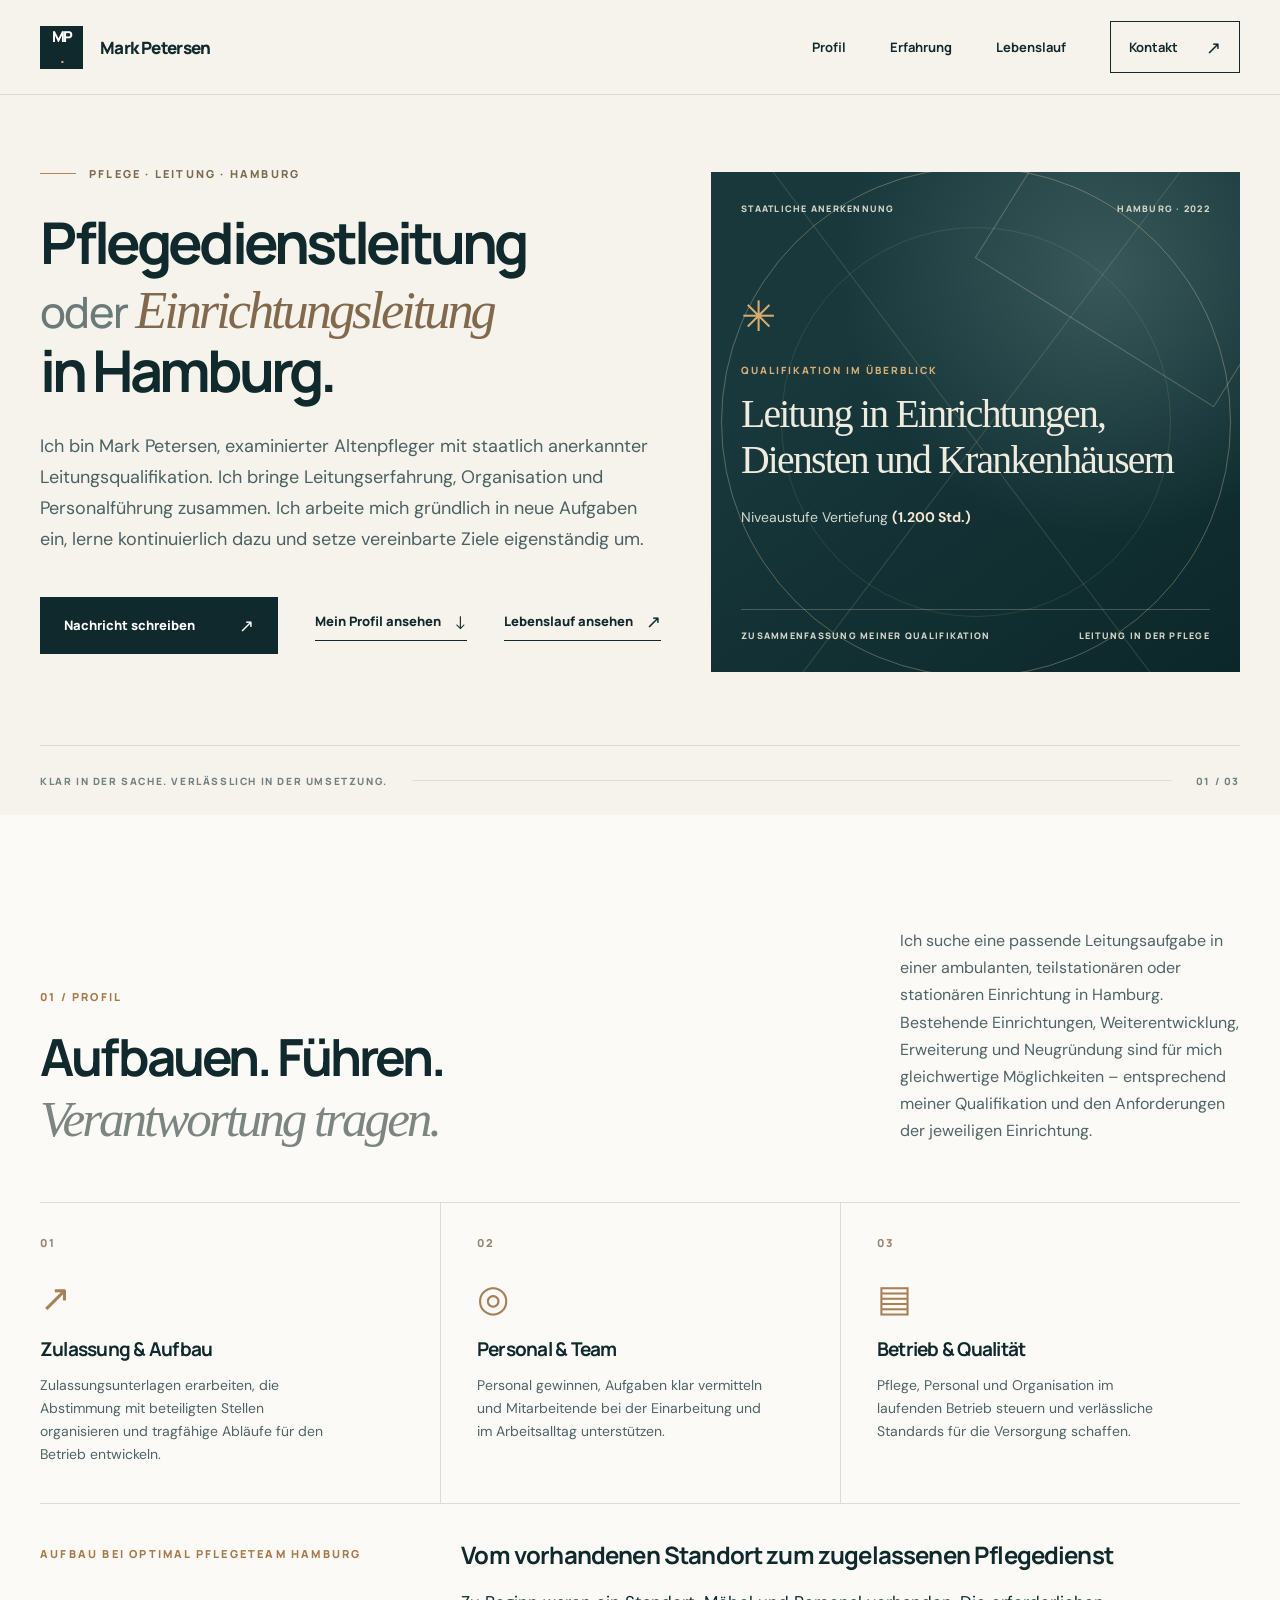
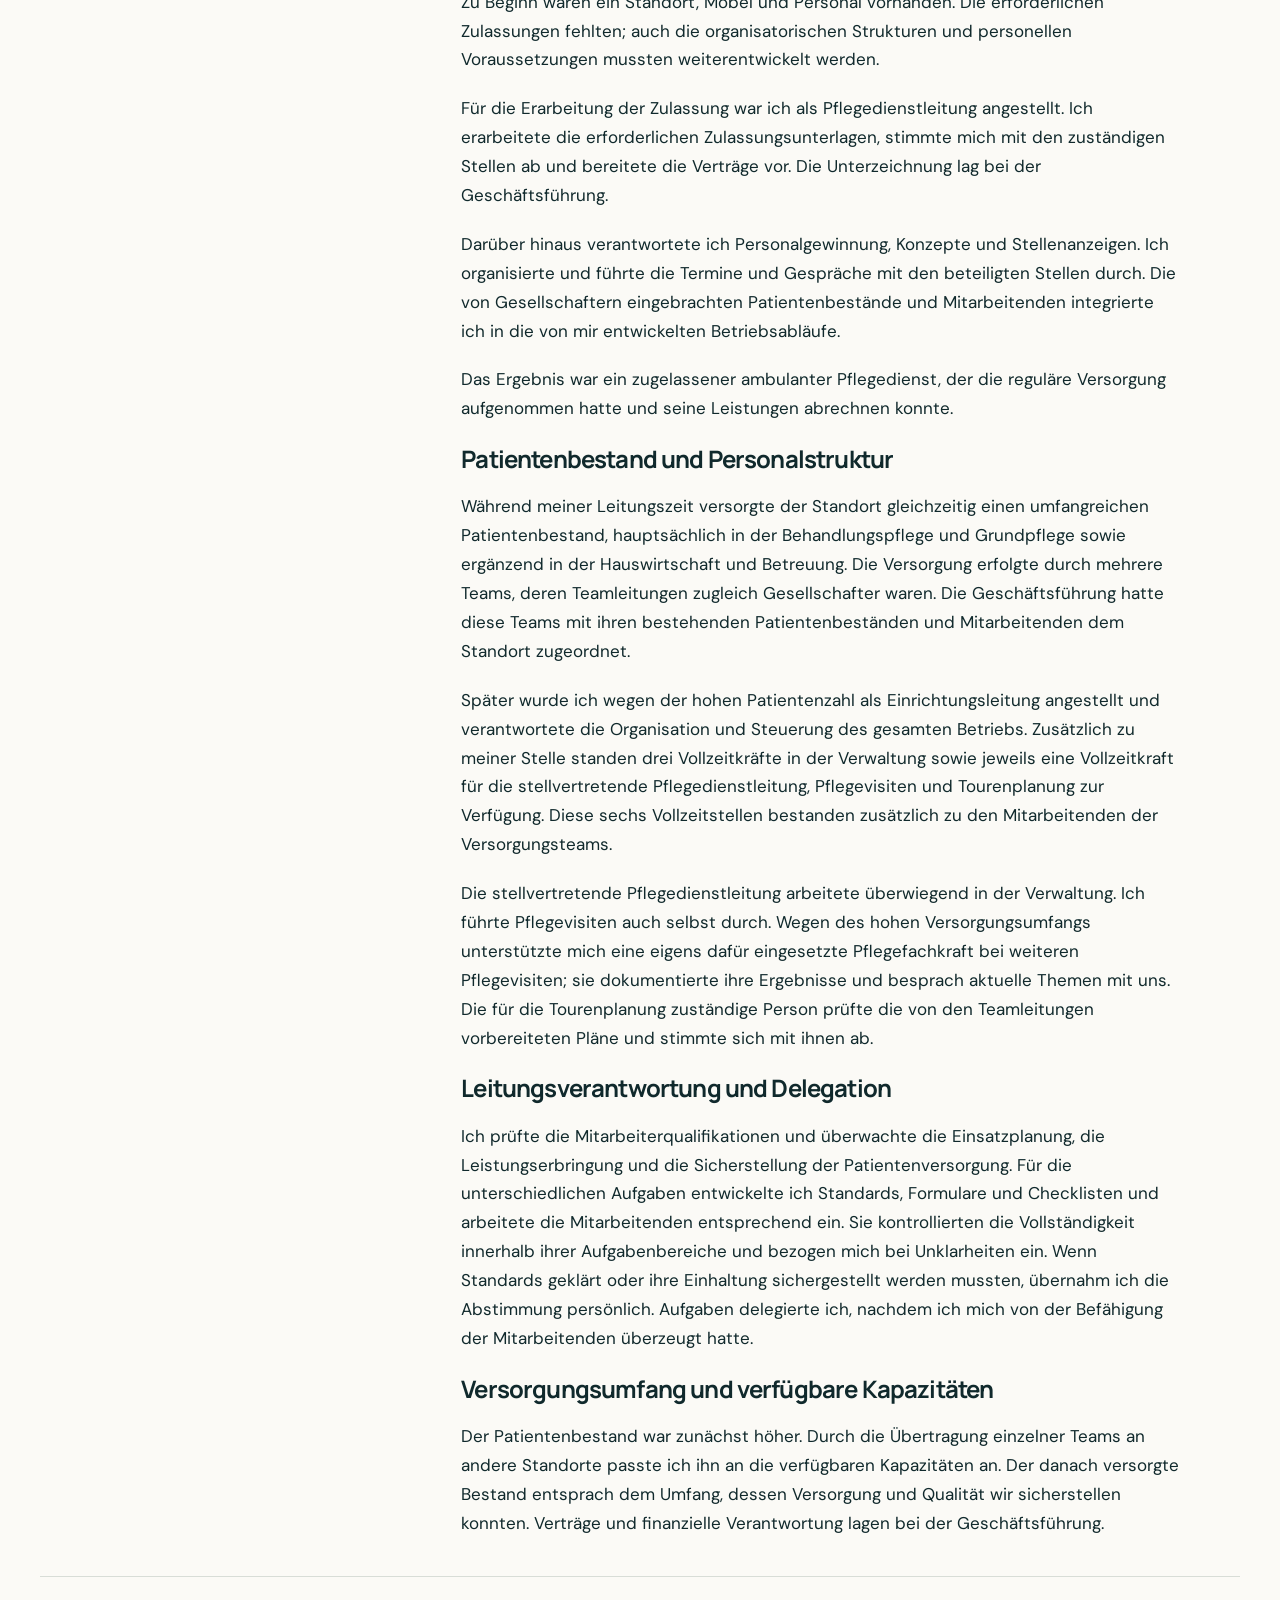
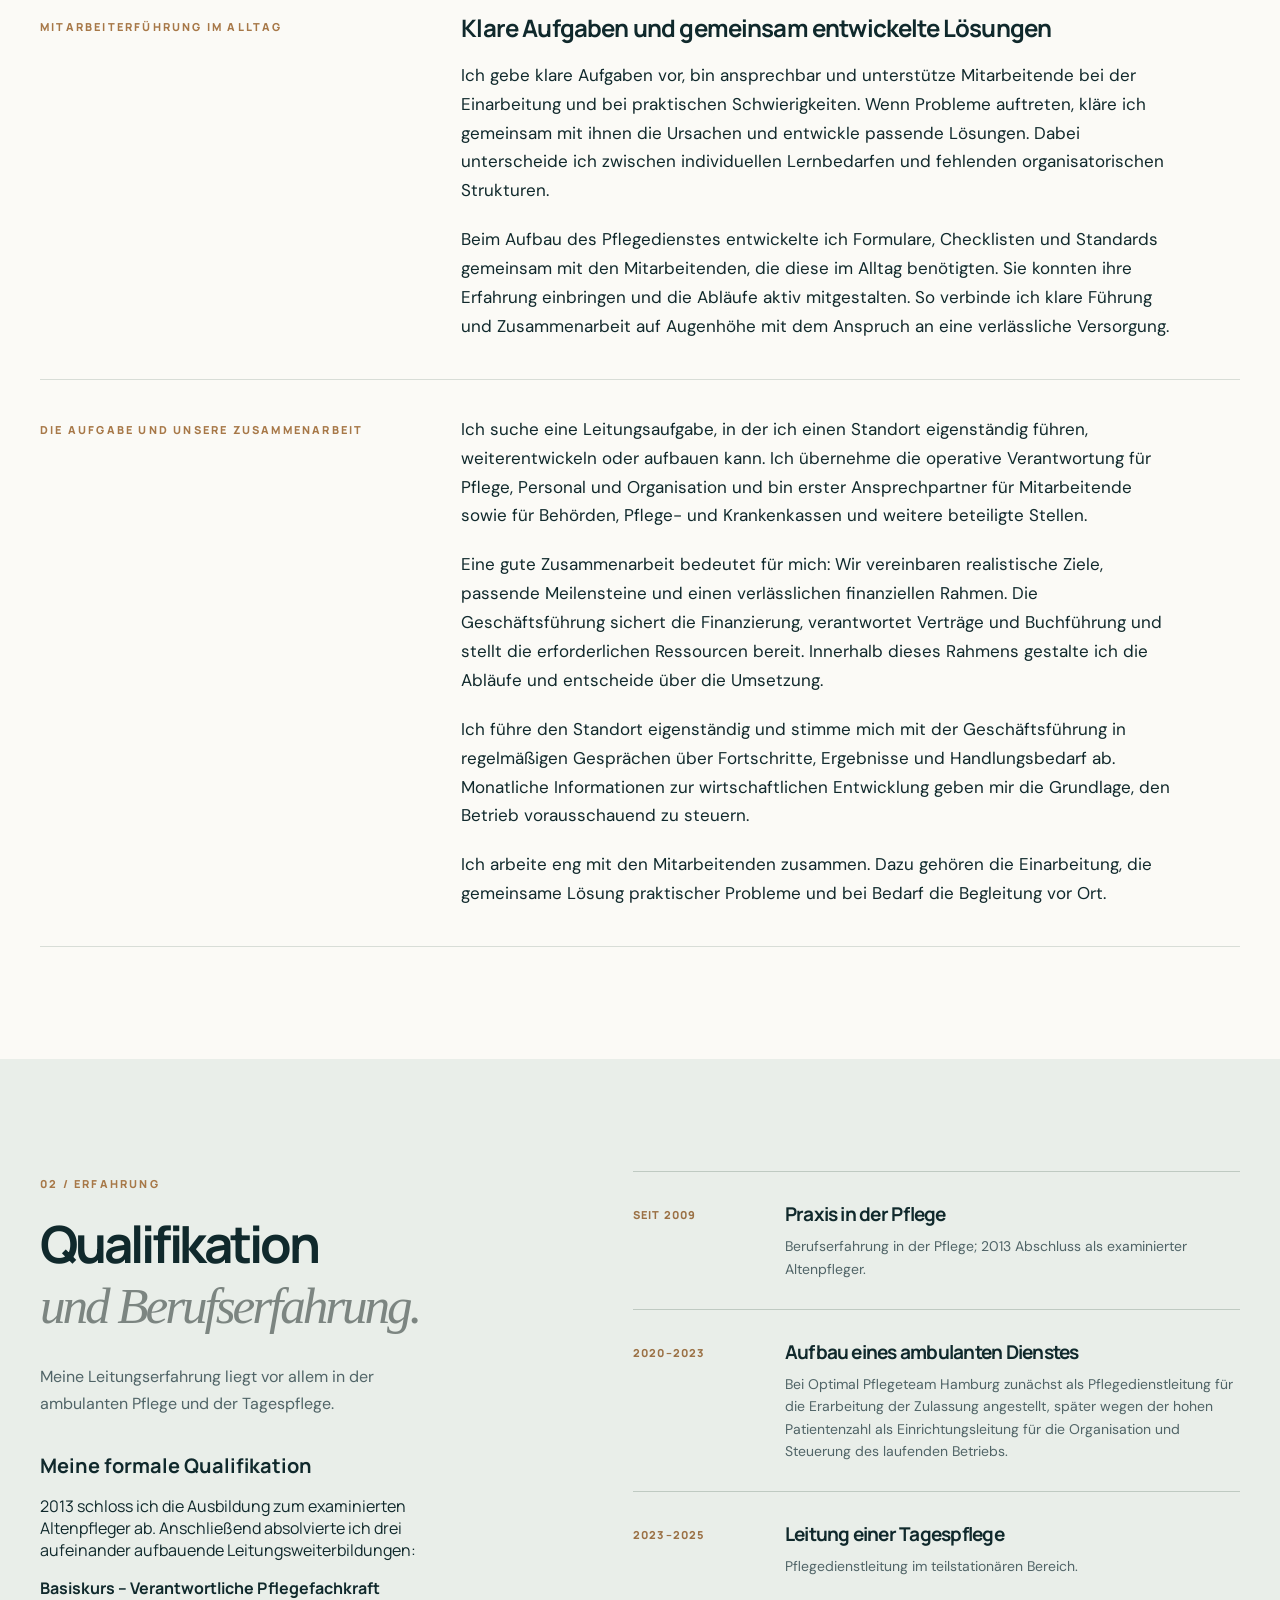
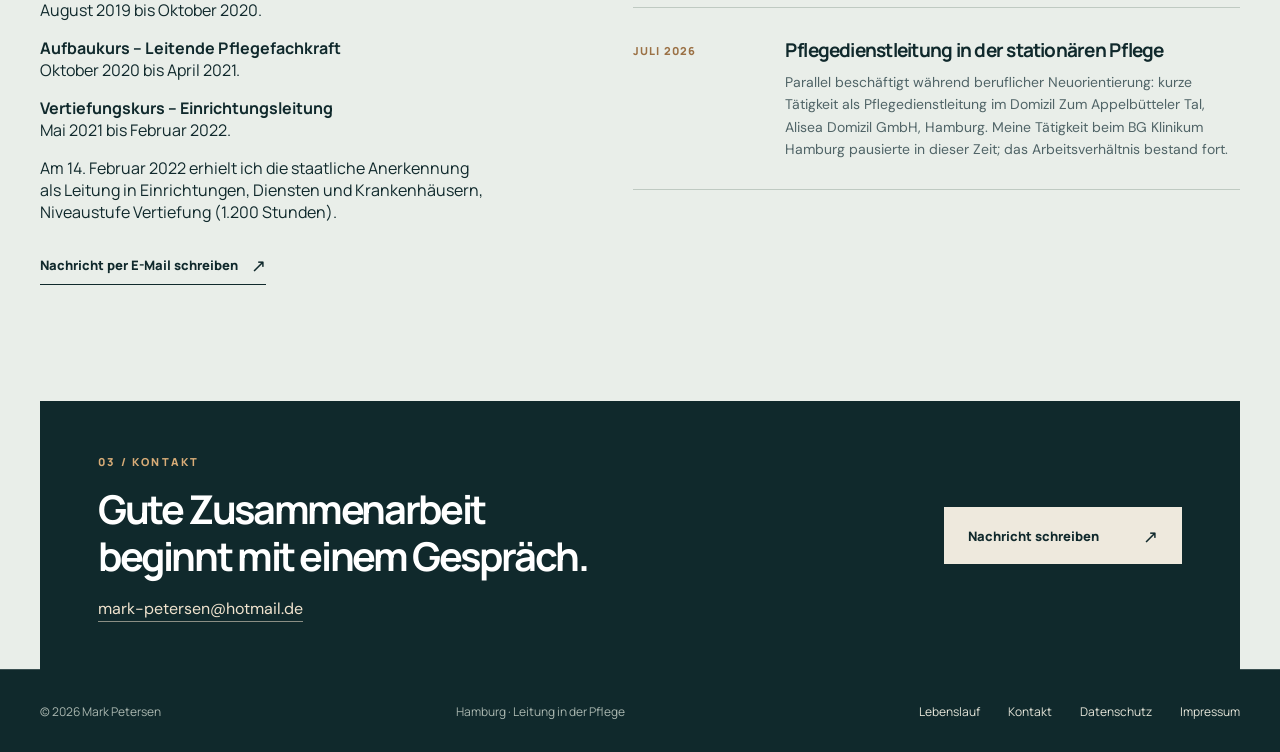
<file: index.html>
<!doctype html>
<html lang="de">
<head>
  <meta charset="utf-8">
  <meta name="viewport" content="width=device-width, initial-scale=1">
  <meta name="theme-color" content="#10292c">
  <meta name="description" content="Mark Petersen: Pflegedienstleitung oder Einrichtungsleitung in Hamburg. Leitung, Weiterentwicklung und Aufbau von Pflegeeinrichtungen mit staatlich anerkannter Leitungsqualifikation.">
  <link rel="canonical" href="https://markbergedorf.github.io/mark-petersen-pflegeleitung/">
  <meta property="og:type" content="website">
  <meta property="og:locale" content="de_DE">
  <meta property="og:site_name" content="Mark Petersen | Leitung in der Pflege">
  <meta property="og:title" content="Mark Petersen | Pflegedienstleitung oder Einrichtungsleitung in Hamburg">
  <meta property="og:description" content="Staatlich anerkannte Leitungsqualifikation und Leitungserfahrung in ambulanter Pflege und Tagespflege. Kontakt für Leitungspositionen in Hamburg.">
  <meta property="og:url" content="https://markbergedorf.github.io/mark-petersen-pflegeleitung/">
  <meta property="og:image" content="https://markbergedorf.github.io/mark-petersen-pflegeleitung/social-preview.png">
  <meta property="og:image:type" content="image/png">
  <meta property="og:image:width" content="1200">
  <meta property="og:image:height" content="630">
  <meta property="og:image:alt" content="Mark Petersen – Pflegedienstleitung oder Einrichtungsleitung in Hamburg">
  <meta name="twitter:card" content="summary_large_image">
  <meta name="twitter:title" content="Mark Petersen | Pflegedienstleitung oder Einrichtungsleitung in Hamburg">
  <meta name="twitter:description" content="Leitungsqualifikation und Berufserfahrung für bestehende Pflegeeinrichtungen, Weiterentwicklung und Aufbau in Hamburg.">
  <meta name="twitter:image" content="https://markbergedorf.github.io/mark-petersen-pflegeleitung/social-preview.png">
  <title>Mark Petersen | Leitung in der Pflege</title>
  <link rel="stylesheet" href="./styles.css">

  <link rel="icon" href="favicon.ico" sizes="16x16 32x32 48x48">
  <link rel="icon" href="favicon.svg" type="image/svg+xml" sizes="any">
  <link rel="icon" href="favicon-32.png" type="image/png" sizes="32x32">
  <link rel="apple-touch-icon" href="apple-touch-icon.png" sizes="180x180">
  <link rel="manifest" href="site.webmanifest">
</head>
<body>
  <a class="skip-link" href="#inhalt">Zum Inhalt springen</a>
  <header class="site-header">
    <div class="wrap header-inner">
      <a class="brand" href="#start" aria-label="Mark Petersen, zur Startseite"><span class="brand-mark" aria-hidden="true">MP<span class="brand-dot">.</span></span><span class="brand-name">Mark Petersen</span></a>
      <nav aria-label="Hauptnavigation">
        <a href="#profil">Profil</a>
        <a href="#weg">Erfahrung</a>
        <a href="./lebenslauf.html">Lebenslauf</a>
        <a class="nav-contact" href="./kontakt.html">Kontakt <span aria-hidden="true">↗</span></a>
      </nav>
    </div>
  </header>

  <main id="inhalt">
    <section class="hero" id="start" aria-labelledby="hero-title">
      <div class="wrap hero-grid">
        <div class="hero-copy">
          <div class="eyebrow"><span class="eyebrow-line"></span> PFLEGE · LEITUNG · HAMBURG</div>
          <h1 id="hero-title">Pflegedienstleitung<br><span class="hero-or">oder</span> <em>Einrichtungsleitung</em><br>in Hamburg.</h1>
          <p class="hero-lead">Ich bin Mark Petersen, examinierter Altenpfleger mit staatlich anerkannter Leitungsqualifikation. Ich bringe Leitungserfahrung, Organisation und Personalführung zusammen. Ich arbeite mich gründlich in neue Aufgaben ein, lerne kontinuierlich dazu und setze vereinbarte Ziele eigenständig um.</p>
          <div class="hero-actions">
            <a class="button button-primary" href="mailto:mark-petersen@hotmail.de?subject=Kontakt%20zur%20Leitungsposition">Nachricht schreiben <span aria-hidden="true">↗</span></a>
            <a class="text-link" href="#profil">Mein Profil ansehen <span aria-hidden="true">↓</span></a>
            <a class="text-link" href="./lebenslauf.html">Lebenslauf ansehen <span aria-hidden="true">↗</span></a>
          </div>
        </div>
        <div class="hero-visual">
          <div class="visual-arc arc-one" aria-hidden="true"></div><div class="visual-arc arc-two" aria-hidden="true"></div>
          <div class="visual-line line-one" aria-hidden="true"></div><div class="visual-line line-two" aria-hidden="true"></div>
          <div class="visual-top"><span>STAATLICHE ANERKENNUNG</span><span>HAMBURG · 2022</span></div>
          <div class="credential-copy"><span class="credential-mark" aria-hidden="true">✳</span><span class="credential-label">QUALIFIKATION IM ÜBERBLICK</span><h2>Leitung in Einrichtungen, Diensten und Krankenhäusern</h2><p>Niveaustufe Vertiefung <strong>(1.200 Std.)</strong></p></div>
          <div class="visual-label"><span>ZUSAMMENFASSUNG MEINER QUALIFIKATION</span><span>LEITUNG IN DER PFLEGE</span></div>
        </div>
      </div>
      <div class="hero-foot wrap"><span>KLAR IN DER SACHE. VERLÄSSLICH IN DER UMSETZUNG.</span><span class="hero-foot-rule"></span><span>01 / 03</span></div>
    </section>

    <section class="section profile" id="profil" aria-labelledby="profile-title">
      <div class="wrap">
        <div class="section-heading"><div><span class="section-kicker">01 / PROFIL</span><h2 id="profile-title">Aufbauen. Führen.<br><span>Verantwortung tragen.</span></h2></div><p>Ich suche eine passende Leitungsaufgabe in einer ambulanten, teilstationären oder stationären Einrichtung in Hamburg. Bestehende Einrichtungen, Weiterentwicklung, Erweiterung und Neugründung sind für mich gleichwertige Möglichkeiten – entsprechend meiner Qualifikation und den Anforderungen der jeweiligen Einrichtung.</p></div>
        <div class="strengths">
          <article class="strength"><span class="strength-number">01</span><div class="strength-icon" aria-hidden="true">↗</div><h3>Zulassung & Aufbau</h3><p>Zulassungsunterlagen erarbeiten, die Abstimmung mit beteiligten Stellen organisieren und tragfähige Abläufe für den Betrieb entwickeln.</p></article>
          <article class="strength"><span class="strength-number">02</span><div class="strength-icon" aria-hidden="true">◎</div><h3>Personal & Team</h3><p>Personal gewinnen, Aufgaben klar vermitteln und Mitarbeitende bei der Einarbeitung und im Arbeitsalltag unterstützen.</p></article>
          <article class="strength"><span class="strength-number">03</span><div class="strength-icon" aria-hidden="true">▤</div><h3>Betrieb & Qualität</h3><p>Pflege, Personal und Organisation im laufenden Betrieb steuern und verlässliche Standards für die Versorgung schaffen.</p></article>
        </div>
        <div class="leadership-note" id="aufbau"><span class="section-kicker">AUFBAU BEI OPTIMAL PFLEGETEAM HAMBURG</span><div class="leadership-copy">
          <h3>Vom vorhandenen Standort zum zugelassenen Pflegedienst</h3>
          <p>Zu Beginn waren ein Standort, Möbel und Personal vorhanden. Die erforderlichen Zulassungen fehlten; auch die organisatorischen Strukturen und personellen Voraussetzungen mussten weiterentwickelt werden.</p>
          <p>Für die Erarbeitung der Zulassung war ich als Pflegedienstleitung angestellt. Ich erarbeitete die erforderlichen Zulassungsunterlagen, stimmte mich mit den zuständigen Stellen ab und bereitete die Verträge vor. Die Unterzeichnung lag bei der Geschäftsführung.</p>
          <p>Darüber hinaus verantwortete ich Personalgewinnung, Konzepte und Stellenanzeigen. Ich organisierte und führte die Termine und Gespräche mit den beteiligten Stellen durch. Die von Gesellschaftern eingebrachten Patientenbestände und Mitarbeitenden integrierte ich in die von mir entwickelten Betriebsabläufe.</p>
          <p>Das Ergebnis war ein zugelassener ambulanter Pflegedienst, der die reguläre Versorgung aufgenommen hatte und seine Leistungen abrechnen konnte.</p>
          <h3>Patientenbestand und Personalstruktur</h3>
          <p>Während meiner Leitungszeit versorgte der Standort gleichzeitig einen umfangreichen Patientenbestand, hauptsächlich in der Behandlungspflege und Grundpflege sowie ergänzend in der Hauswirtschaft und Betreuung. Die Versorgung erfolgte durch mehrere Teams, deren Teamleitungen zugleich Gesellschafter waren. Die Geschäftsführung hatte diese Teams mit ihren bestehenden Patientenbeständen und Mitarbeitenden dem Standort zugeordnet.</p>
          <p>Später wurde ich wegen der hohen Patientenzahl als Einrichtungsleitung angestellt und verantwortete die Organisation und Steuerung des gesamten Betriebs. Zusätzlich zu meiner Stelle standen drei Vollzeitkräfte in der Verwaltung sowie jeweils eine Vollzeitkraft für die stellvertretende Pflegedienstleitung, Pflegevisiten und Tourenplanung zur Verfügung. Diese sechs Vollzeitstellen bestanden zusätzlich zu den Mitarbeitenden der Versorgungsteams.</p>
          <p>Die stellvertretende Pflegedienstleitung arbeitete überwiegend in der Verwaltung. Ich führte Pflegevisiten auch selbst durch. Wegen des hohen Versorgungsumfangs unterstützte mich eine eigens dafür eingesetzte Pflegefachkraft bei weiteren Pflegevisiten; sie dokumentierte ihre Ergebnisse und besprach aktuelle Themen mit uns. Die für die Tourenplanung zuständige Person prüfte die von den Teamleitungen vorbereiteten Pläne und stimmte sich mit ihnen ab.</p>
          <h3>Leitungsverantwortung und Delegation</h3>
          <p>Ich prüfte die Mitarbeiterqualifikationen und überwachte die Einsatzplanung, die Leistungserbringung und die Sicherstellung der Patientenversorgung. Für die unterschiedlichen Aufgaben entwickelte ich Standards, Formulare und Checklisten und arbeitete die Mitarbeitenden entsprechend ein. Sie kontrollierten die Vollständigkeit innerhalb ihrer Aufgabenbereiche und bezogen mich bei Unklarheiten ein. Wenn Standards geklärt oder ihre Einhaltung sichergestellt werden mussten, übernahm ich die Abstimmung persönlich. Aufgaben delegierte ich, nachdem ich mich von der Befähigung der Mitarbeitenden überzeugt hatte.</p>
          <h3>Versorgungsumfang und verfügbare Kapazitäten</h3>
          <p>Der Patientenbestand war zunächst höher. Durch die Übertragung einzelner Teams an andere Standorte passte ich ihn an die verfügbaren Kapazitäten an. Der danach versorgte Bestand entsprach dem Umfang, dessen Versorgung und Qualität wir sicherstellen konnten. Verträge und finanzielle Verantwortung lagen bei der Geschäftsführung.</p>
        </div></div>
        <div class="leadership-note" id="mitarbeiterfuehrung"><span class="section-kicker">MITARBEITERFÜHRUNG IM ALLTAG</span><div class="leadership-copy">
          <h3>Klare Aufgaben und gemeinsam entwickelte Lösungen</h3>
          <p>Ich gebe klare Aufgaben vor, bin ansprechbar und unterstütze Mitarbeitende bei der Einarbeitung und bei praktischen Schwierigkeiten. Wenn Probleme auftreten, kläre ich gemeinsam mit ihnen die Ursachen und entwickle passende Lösungen. Dabei unterscheide ich zwischen individuellen Lernbedarfen und fehlenden organisatorischen Strukturen.</p>
          <p>Beim Aufbau des Pflegedienstes entwickelte ich Formulare, Checklisten und Standards gemeinsam mit den Mitarbeitenden, die diese im Alltag benötigten. Sie konnten ihre Erfahrung einbringen und die Abläufe aktiv mitgestalten. So verbinde ich klare Führung und Zusammenarbeit auf Augenhöhe mit dem Anspruch an eine verlässliche Versorgung.</p>
        </div></div>
        <div class="leadership-note" id="zusammenarbeit"><span class="section-kicker">DIE AUFGABE UND UNSERE ZUSAMMENARBEIT</span><div class="leadership-copy">
          <p>Ich suche eine Leitungsaufgabe, in der ich einen Standort eigenständig führen, weiterentwickeln oder aufbauen kann. Ich übernehme die operative Verantwortung für Pflege, Personal und Organisation und bin erster Ansprechpartner für Mitarbeitende sowie für Behörden, Pflege- und Krankenkassen und weitere beteiligte Stellen.</p>
          <p>Eine gute Zusammenarbeit bedeutet für mich: Wir vereinbaren realistische Ziele, passende Meilensteine und einen verlässlichen finanziellen Rahmen. Die Geschäftsführung sichert die Finanzierung, verantwortet Verträge und Buchführung und stellt die erforderlichen Ressourcen bereit. Innerhalb dieses Rahmens gestalte ich die Abläufe und entscheide über die Umsetzung.</p>
          <p>Ich führe den Standort eigenständig und stimme mich mit der Geschäftsführung in regelmäßigen Gesprächen über Fortschritte, Ergebnisse und Handlungsbedarf ab. Monatliche Informationen zur wirtschaftlichen Entwicklung geben mir die Grundlage, den Betrieb vorausschauend zu steuern.</p>
          <p>Ich arbeite eng mit den Mitarbeitenden zusammen. Dazu gehören die Einarbeitung, die gemeinsame Lösung praktischer Probleme und bei Bedarf die Begleitung vor Ort.</p>
        </div></div>
      </div>
    </section>

    <section class="section path" id="weg" aria-labelledby="path-title">
      <div class="wrap path-grid">
        <div class="path-intro"><span class="section-kicker">02 / ERFAHRUNG</span><h2 id="path-title">Qualifikation<br><span>und Berufserfahrung.</span></h2><p>Meine Leitungserfahrung liegt vor allem in der ambulanten Pflege und der Tagespflege.</p><div class="qualification-summary"><h3>Meine formale Qualifikation</h3><p>2013 schloss ich die Ausbildung zum examinierten Altenpfleger ab. Anschließend absolvierte ich drei aufeinander aufbauende Leitungsweiterbildungen:</p><p><strong>Basiskurs – Verantwortliche Pflegefachkraft</strong><br>August 2019 bis Oktober 2020.</p><p><strong>Aufbaukurs – Leitende Pflegefachkraft</strong><br>Oktober 2020 bis April 2021.</p><p><strong>Vertiefungskurs – Einrichtungsleitung</strong><br>Mai 2021 bis Februar 2022.</p><p>Am 14. Februar 2022 erhielt ich die staatliche Anerkennung als Leitung in Einrichtungen, Diensten und Krankenhäusern, Niveaustufe Vertiefung (1.200 Stunden).</p></div><a class="text-link path-link" href="mailto:mark-petersen@hotmail.de?subject=Nachricht%20zur%20Leitungsposition">Nachricht per E-Mail schreiben <span aria-hidden="true">↗</span></a></div>
        <div class="timeline">
          <div class="timeline-item"><span class="timeline-year">SEIT 2009</span><div><h3>Praxis in der Pflege</h3><p>Berufserfahrung in der Pflege; 2013 Abschluss als examinierter Altenpfleger.</p></div></div>
          <div class="timeline-item"><span class="timeline-year">2020–2023</span><div><h3>Aufbau eines ambulanten Dienstes</h3><p>Bei Optimal Pflegeteam Hamburg zunächst als Pflegedienstleitung für die Erarbeitung der Zulassung angestellt, später wegen der hohen Patientenzahl als Einrichtungsleitung für die Organisation und Steuerung des laufenden Betriebs.</p></div></div>
          <div class="timeline-item"><span class="timeline-year">2023–2025</span><div><h3>Leitung einer Tagespflege</h3><p>Pflegedienstleitung im teilstationären Bereich.</p></div></div>
          <div class="timeline-item"><span class="timeline-year">JULI 2026</span><div><h3>Pflegedienstleitung in der stationären Pflege</h3><p>Parallel beschäftigt während beruflicher Neuorientierung: kurze Tätigkeit als Pflegedienstleitung im Domizil Zum Appelbütteler Tal, Alisea Domizil GmbH, Hamburg. Meine Tätigkeit beim BG Klinikum Hamburg pausierte in dieser Zeit; das Arbeitsverhältnis bestand fort.</p></div></div>
        </div>
      </div>
      <div class="wrap contact-band"><div><span class="section-kicker">03 / KONTAKT</span><h2>Gute Zusammenarbeit<br>beginnt mit einem Gespräch.</h2><a class="contact-address" href="mailto:mark-petersen@hotmail.de">mark-petersen@hotmail.de</a></div><a class="button button-light" href="mailto:mark-petersen@hotmail.de?subject=Kontakt%20zur%20Leitungsposition">Nachricht schreiben <span aria-hidden="true">↗</span></a></div>
    </section>
  </main>
  <footer class="site-footer"><div class="wrap footer-inner"><span>© <span id="year">2026</span> Mark Petersen</span><span>Hamburg · Leitung in der Pflege</span><div class="footer-links"><a href="./lebenslauf.html">Lebenslauf</a><a href="./kontakt.html">Kontakt</a><a href="./datenschutz.html">Datenschutz</a><a href="./impressum.html">Impressum</a></div></div></footer>
  <script>document.getElementById('year').textContent = new Date().getFullYear();</script>
</body>
</html>
</file>
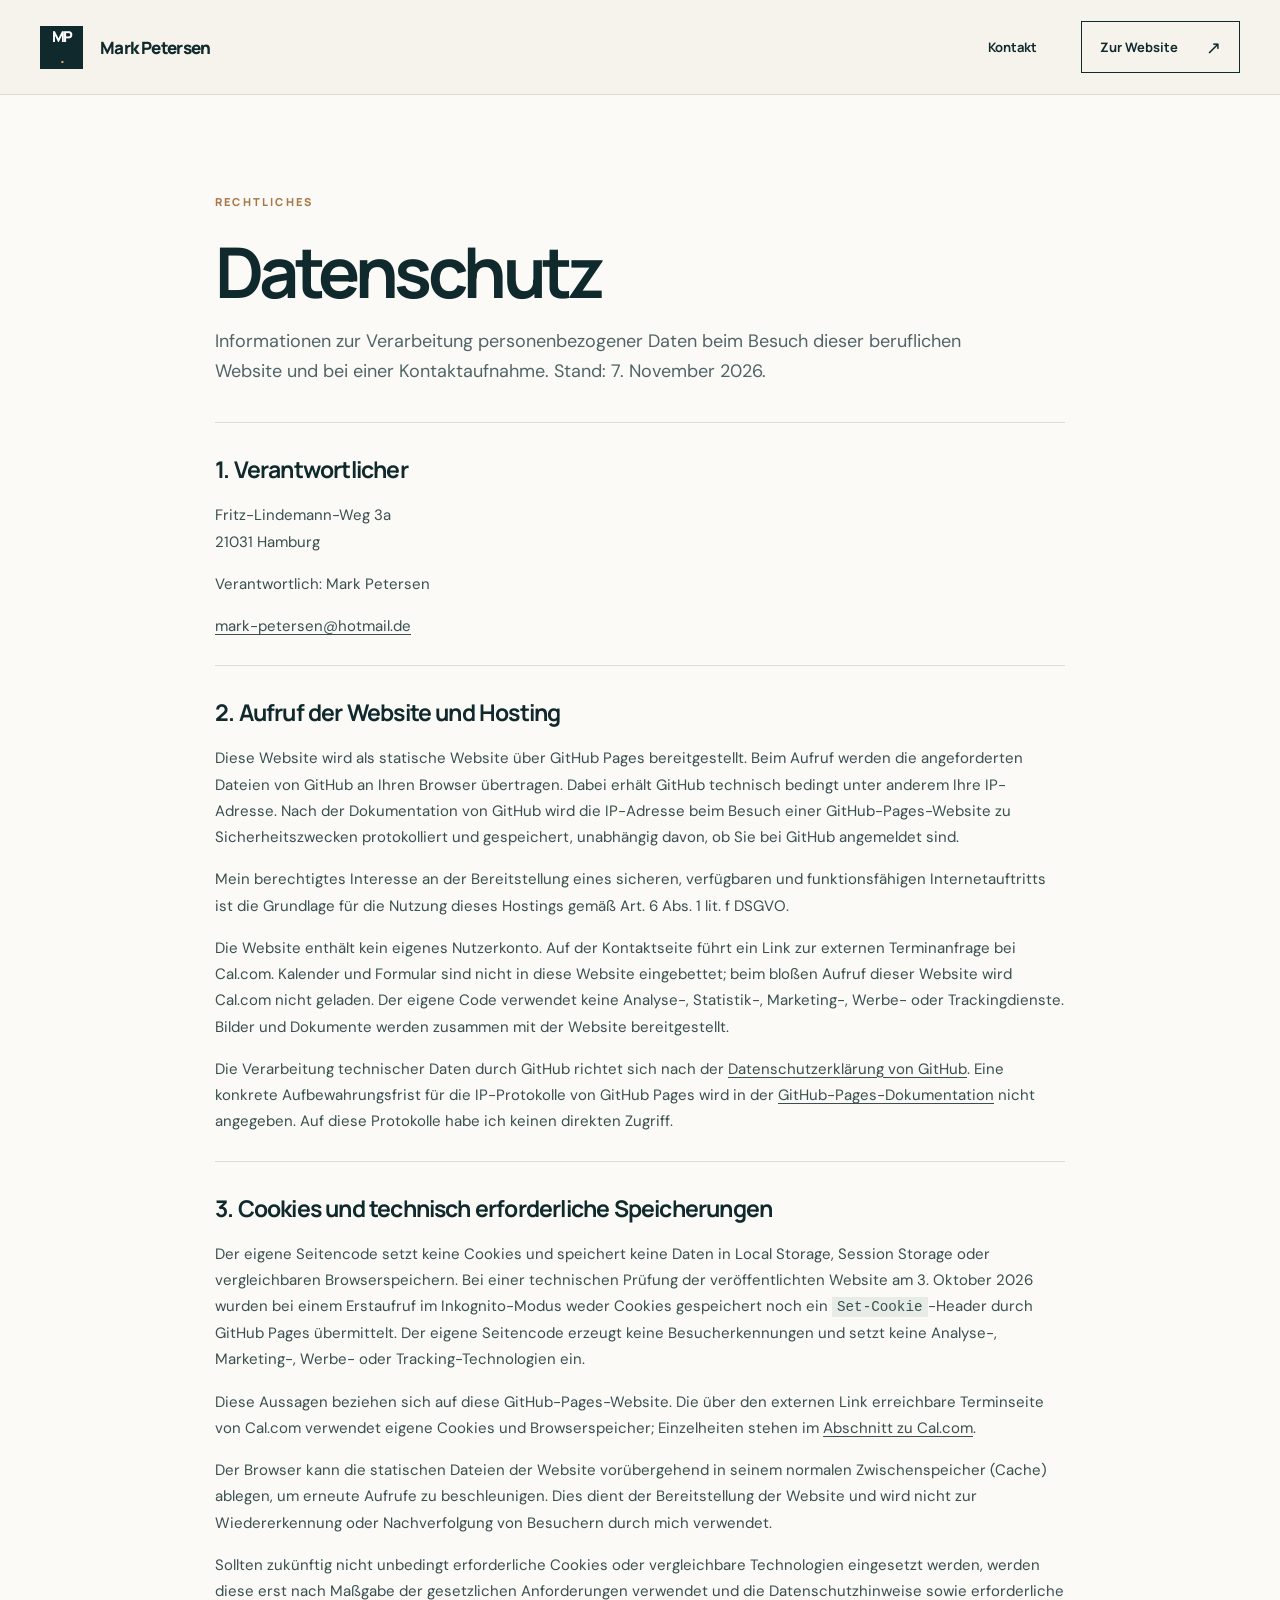
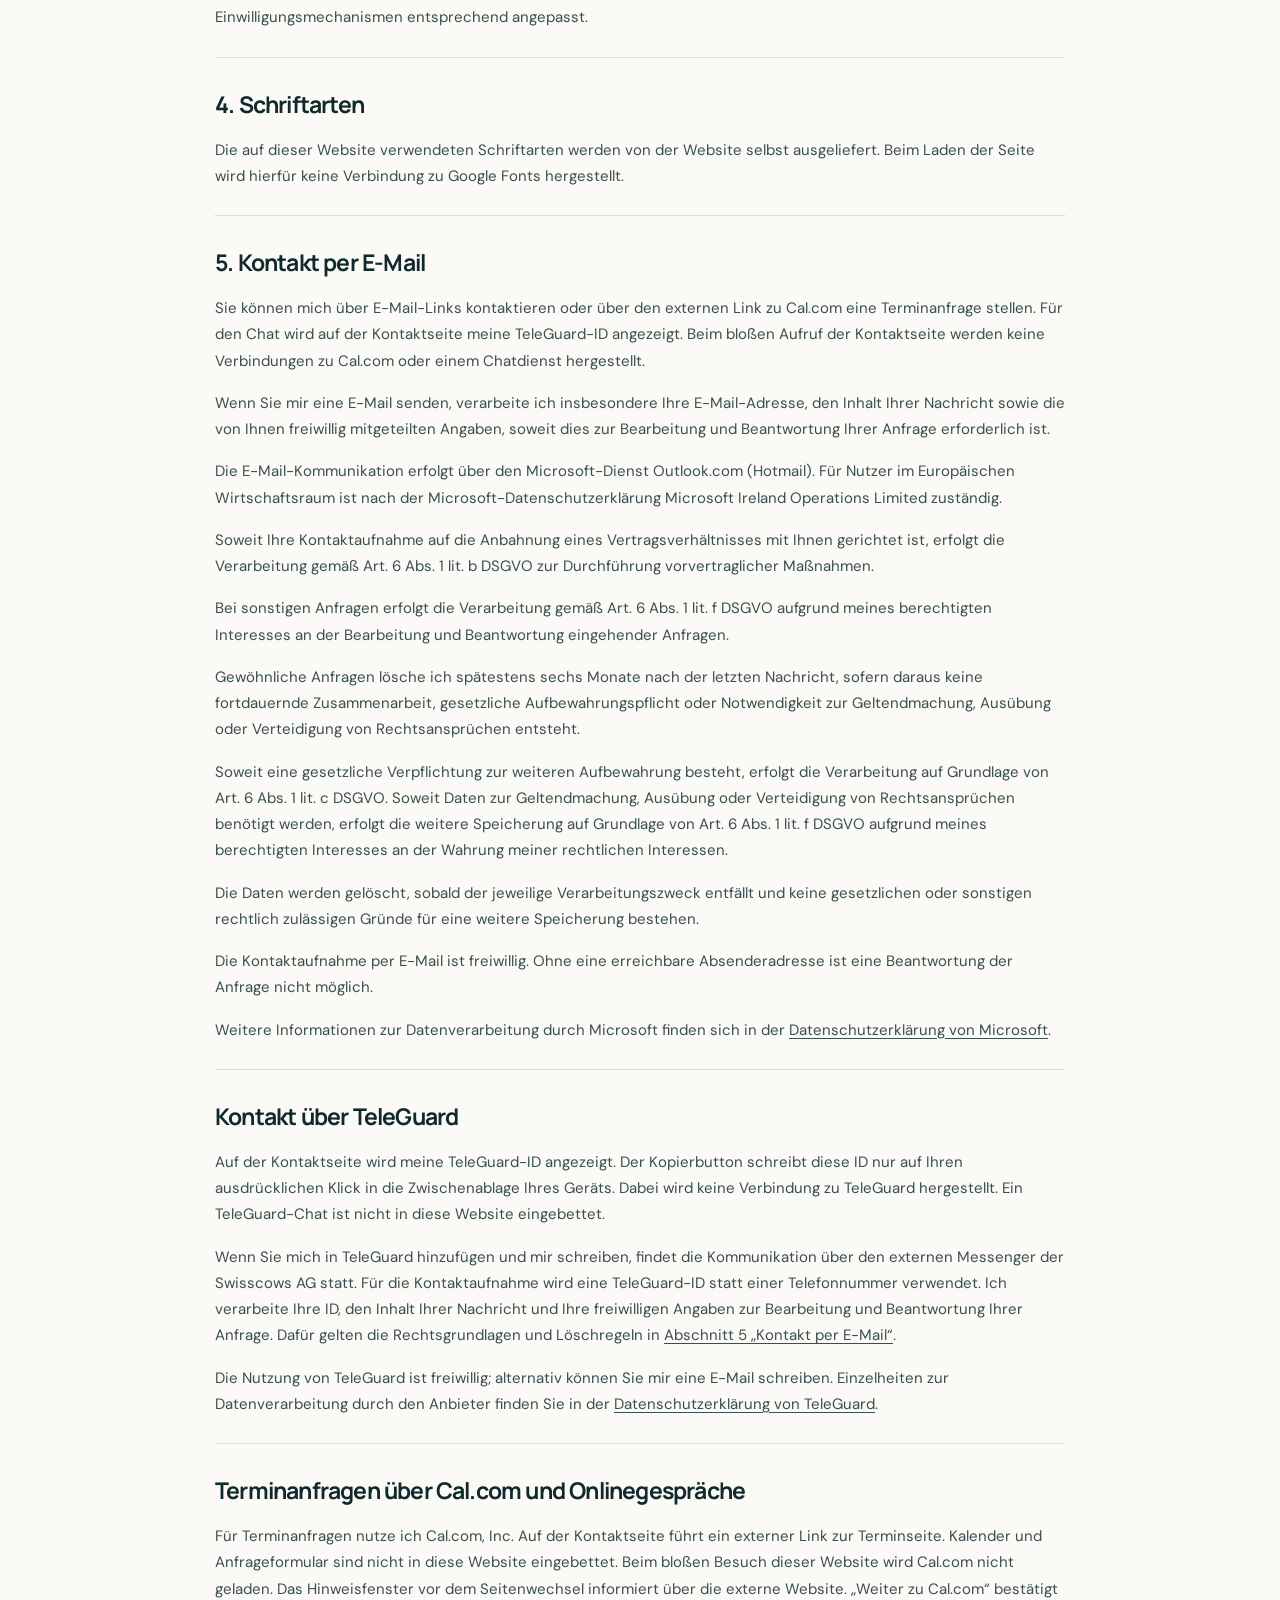
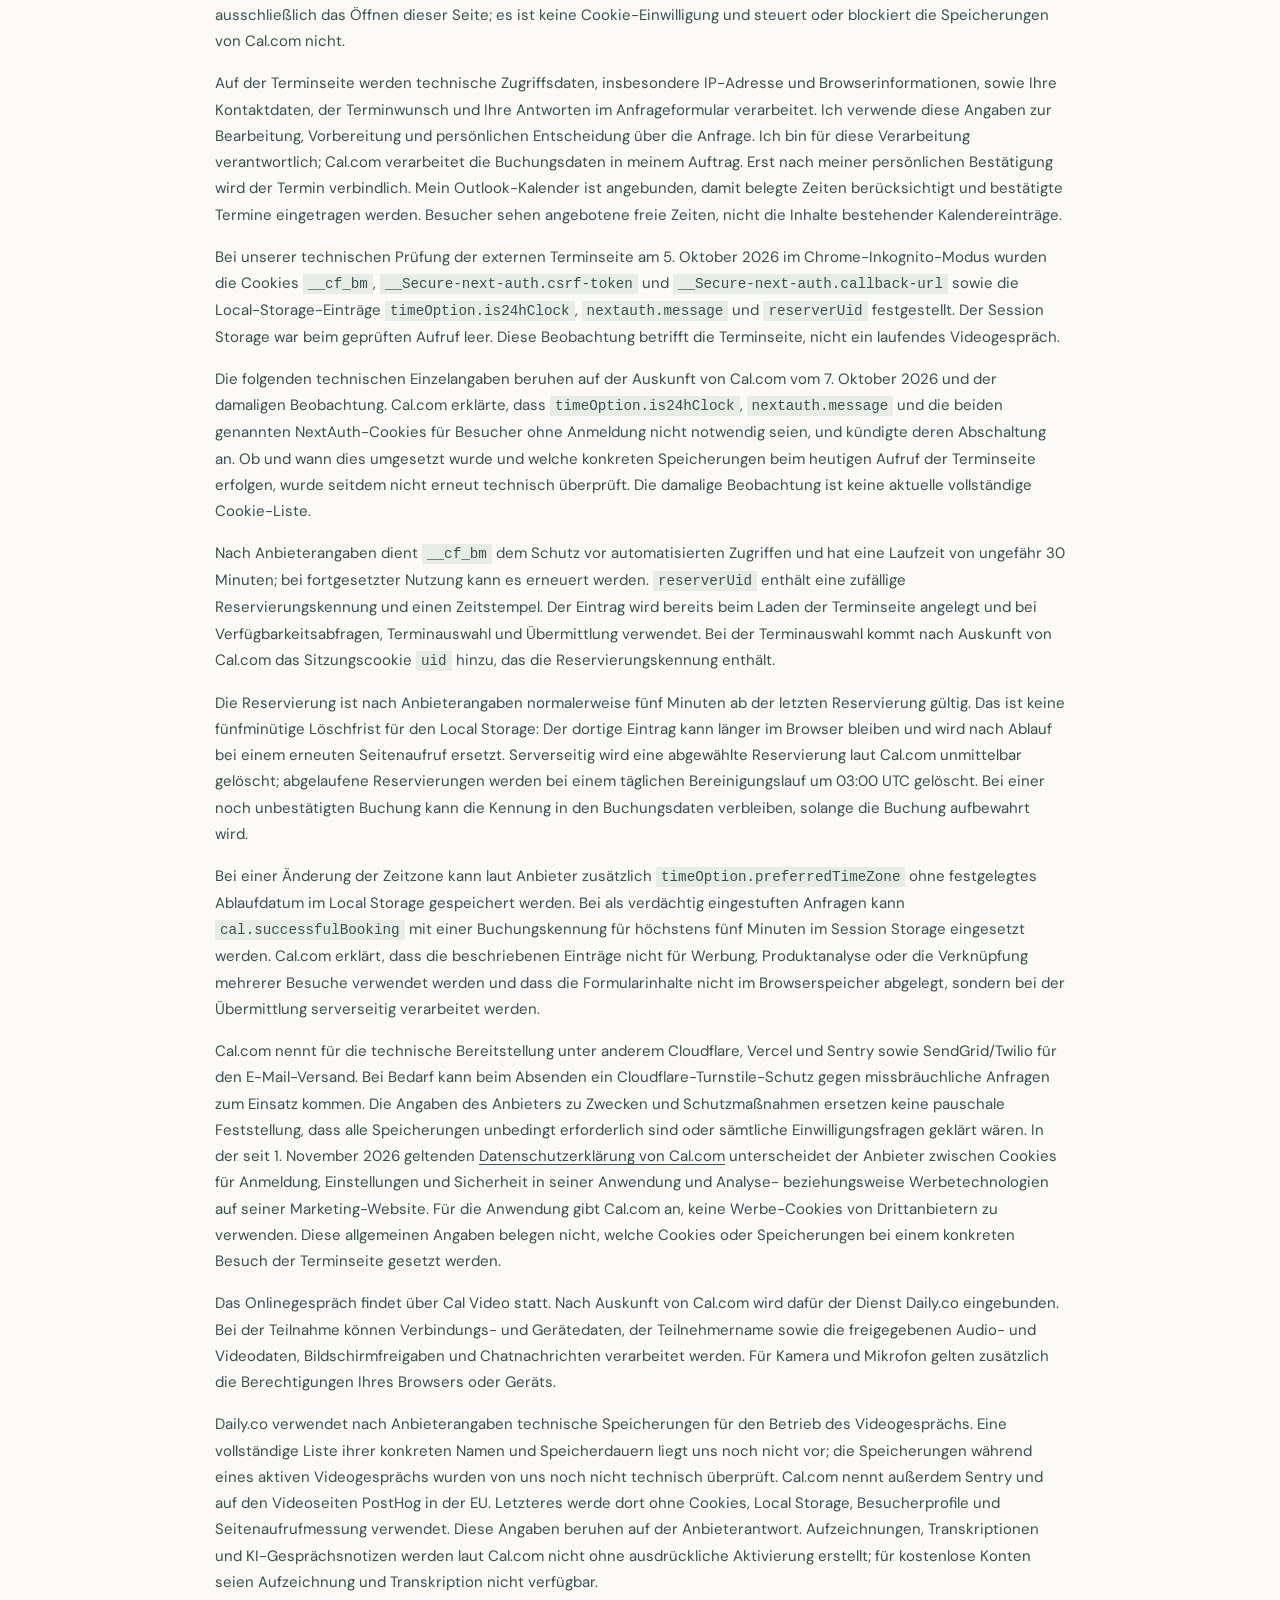
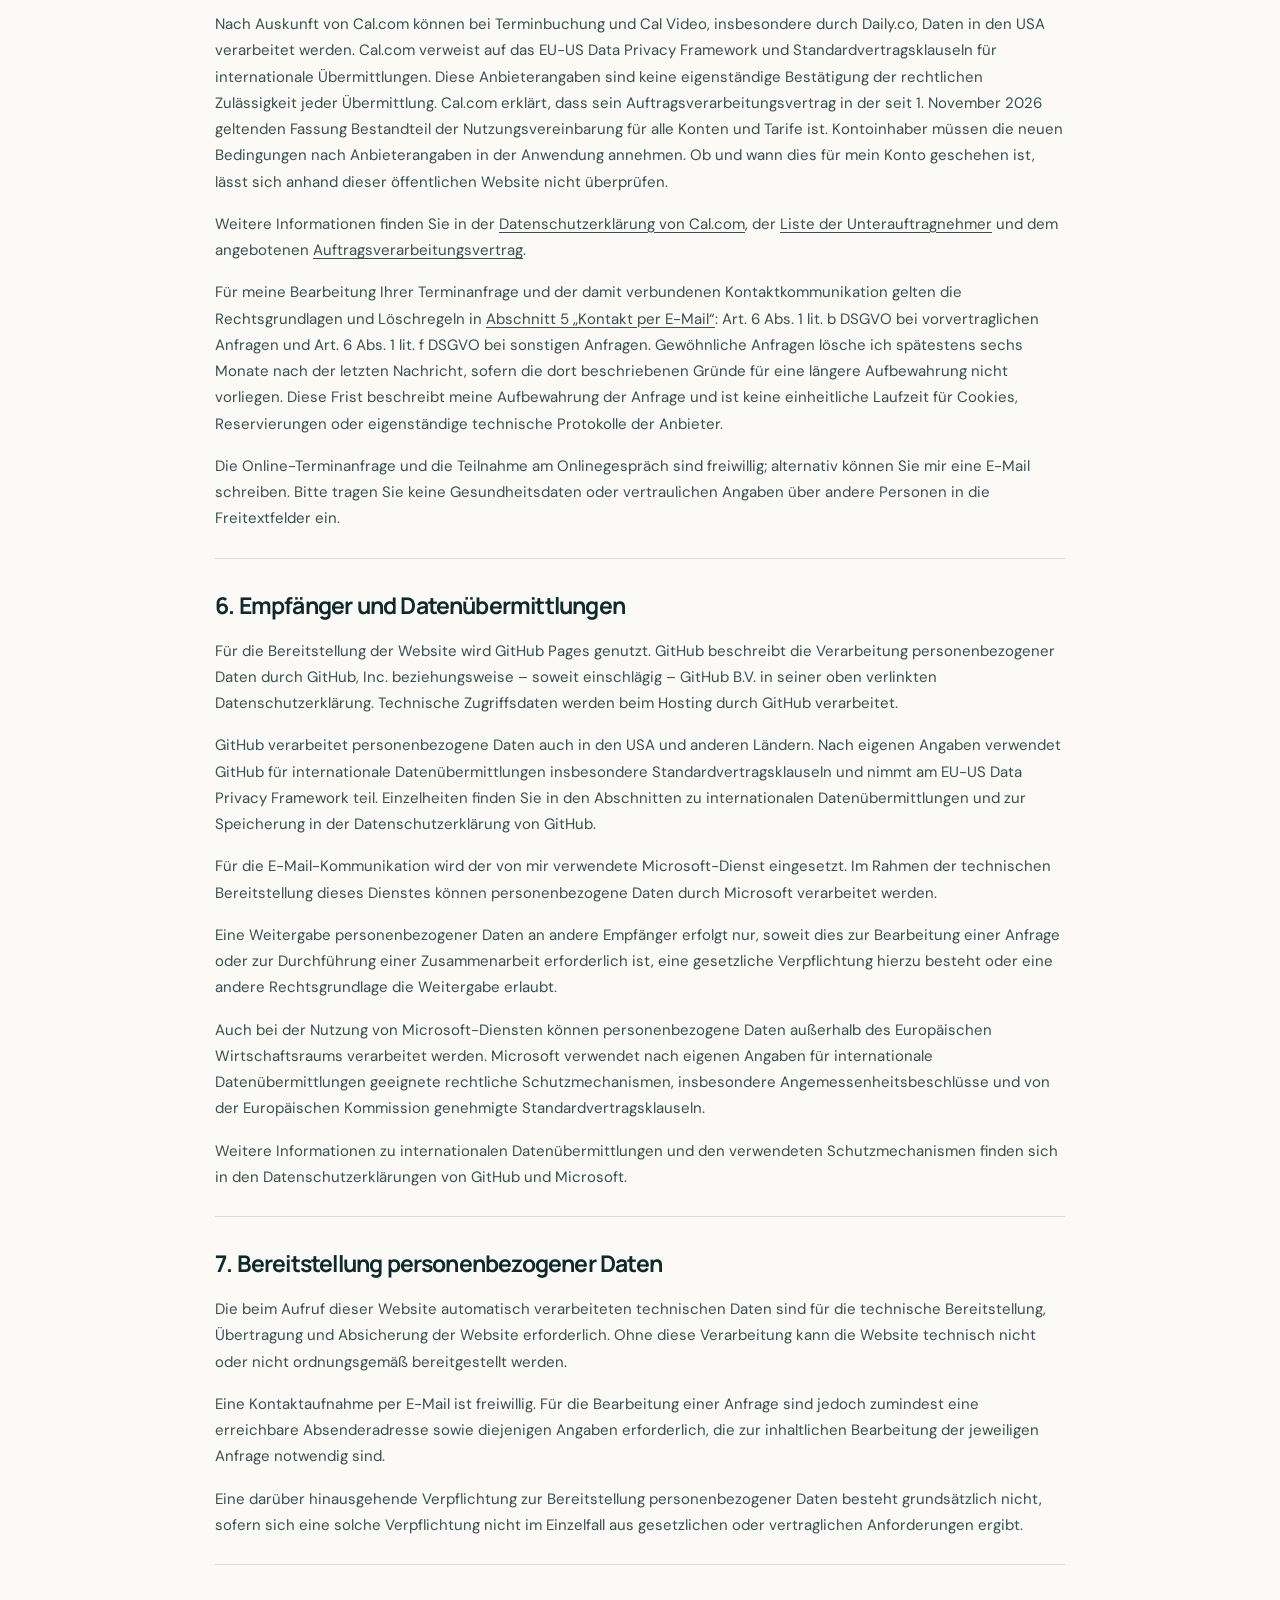
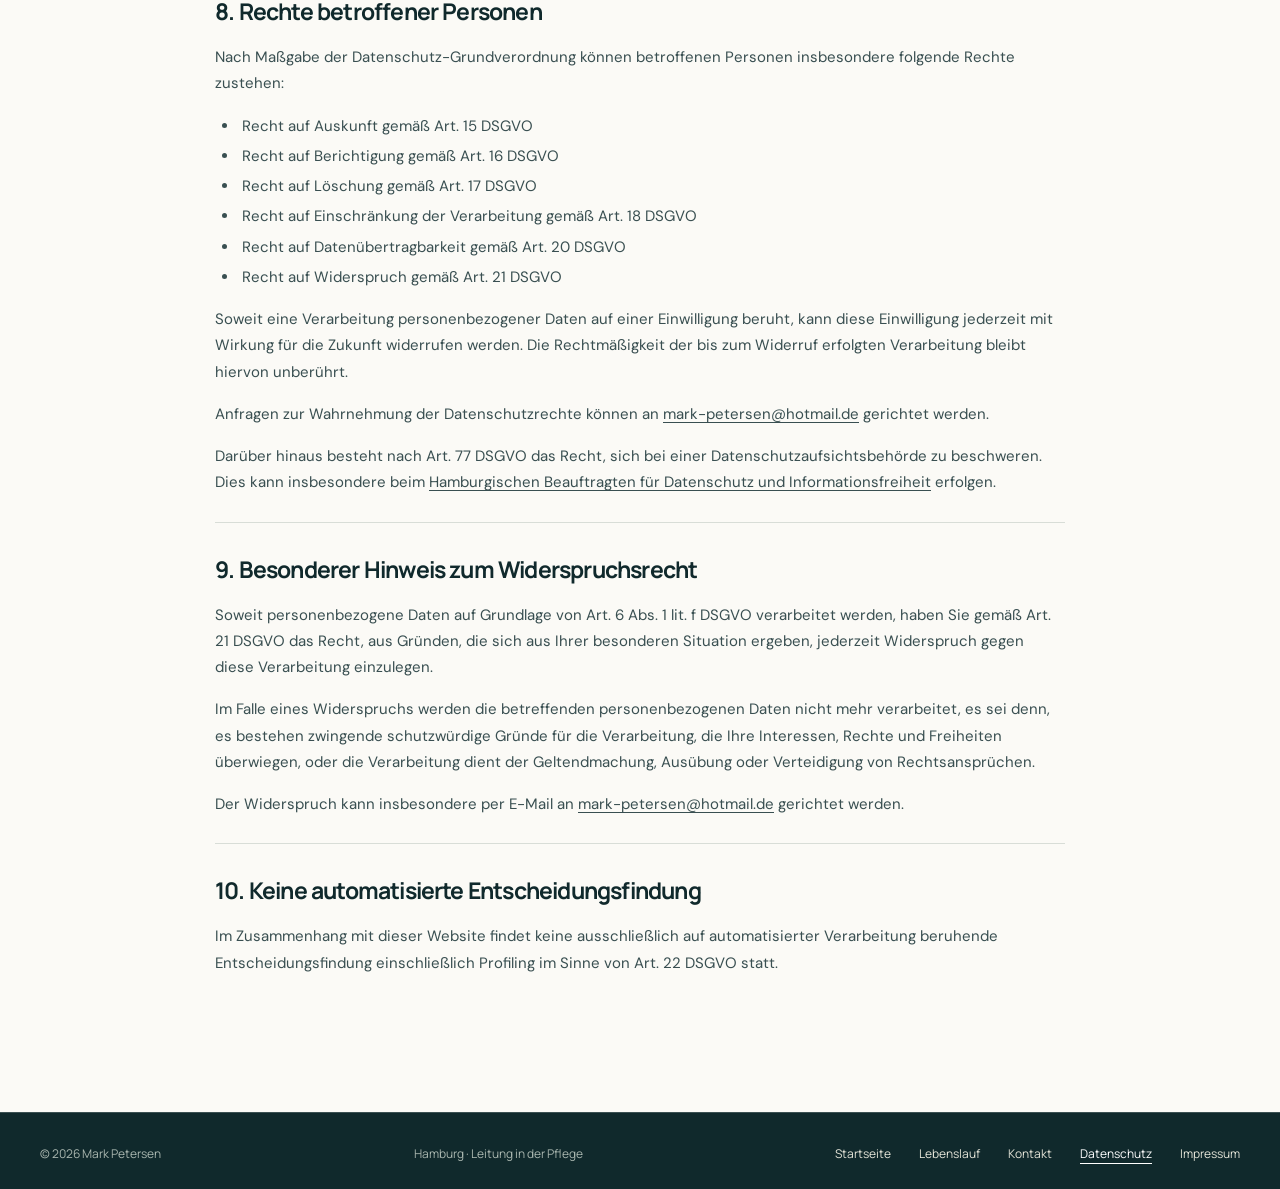
<file: datenschutz.html>
<!doctype html>
<html lang="de">
<head>
  <meta charset="utf-8">
  <meta name="viewport" content="width=device-width, initial-scale=1">
  <meta name="robots" content="noindex, nofollow">
  <title>Datenschutz | Mark Petersen</title>
  <link rel="stylesheet" href="./styles.css">

  <link rel="icon" href="favicon.ico" sizes="16x16 32x32 48x48">
  <link rel="icon" href="favicon.svg" type="image/svg+xml" sizes="any">
  <link rel="icon" href="favicon-32.png" type="image/png" sizes="32x32">
  <link rel="apple-touch-icon" href="apple-touch-icon.png" sizes="180x180">
  <link rel="manifest" href="site.webmanifest">
</head>
<body class="legal-page">
  <a class="skip-link" href="#inhalt">Zum Inhalt springen</a>
  <header class="site-header"><div class="wrap header-inner"><a class="brand" href="./" aria-label="Mark Petersen, zur Startseite"><span class="brand-mark" aria-hidden="true">MP<span class="brand-dot">.</span></span><span class="brand-name">Mark Petersen</span></a><nav aria-label="Hauptnavigation"><a href="./kontakt.html">Kontakt</a><a class="nav-contact" href="./">Zur Website <span aria-hidden="true">↗</span></a></nav></div></header>
  <main id="inhalt" class="legal-main wrap">
    <span class="section-kicker">RECHTLICHES</span>
    <h1>Datenschutz</h1>
    <p class="legal-intro">Informationen zur Verarbeitung personenbezogener Daten beim Besuch dieser beruflichen Website und bei einer Kontaktaufnahme. Stand: 7. November 2026.</p>
    <section><h2>1. Verantwortlicher</h2>
      <address>Fritz-Lindemann-Weg 3a<br>21031 Hamburg</address>
      <p>Verantwortlich: Mark Petersen</p>
      <p><a href="mailto:mark-petersen@hotmail.de">mark-petersen@hotmail.de</a></p>
    </section>
    <section><h2>2. Aufruf der Website und Hosting</h2>
<p>Diese Website wird als statische Website über GitHub Pages bereitgestellt. Beim Aufruf werden die angeforderten Dateien von GitHub an Ihren Browser übertragen. Dabei erhält GitHub technisch bedingt unter anderem Ihre IP-Adresse. Nach der Dokumentation von GitHub wird die IP-Adresse beim Besuch einer GitHub-Pages-Website zu Sicherheitszwecken protokolliert und gespeichert, unabhängig davon, ob Sie bei GitHub angemeldet sind.</p>
<p>Mein berechtigtes Interesse an der Bereitstellung eines sicheren, verfügbaren und funktionsfähigen Internetauftritts ist die Grundlage für die Nutzung dieses Hostings gemäß Art. 6 Abs. 1 lit. f DSGVO.</p>
<p>Die Website enthält kein eigenes Nutzerkonto. Auf der Kontaktseite führt ein Link zur externen Terminanfrage bei Cal.com. Kalender und Formular sind nicht in diese Website eingebettet; beim bloßen Aufruf dieser Website wird Cal.com nicht geladen. Der eigene Code verwendet keine Analyse-, Statistik-, Marketing-, Werbe- oder Trackingdienste. Bilder und Dokumente werden zusammen mit der Website bereitgestellt.</p>
<p>Die Verarbeitung technischer Daten durch GitHub richtet sich nach der <a href="https://docs.github.com/en/site-policy/privacy-policies/github-general-privacy-statement">Datenschutzerklärung von GitHub</a>. Eine konkrete Aufbewahrungsfrist für die IP-Protokolle von GitHub Pages wird in der <a href="https://docs.github.com/en/pages/getting-started-with-github-pages/what-is-github-pages">GitHub-Pages-Dokumentation</a> nicht angegeben. Auf diese Protokolle habe ich keinen direkten Zugriff.</p>
</section>
    <section><h2>3. Cookies und technisch erforderliche Speicherungen</h2>
<p>Der eigene Seitencode setzt keine Cookies und speichert keine Daten in Local Storage, Session Storage oder vergleichbaren Browserspeichern. Bei einer technischen Prüfung der veröffentlichten Website am 3. Oktober 2026 wurden bei einem Erstaufruf im Inkognito-Modus weder Cookies gespeichert noch ein <code>Set-Cookie</code>-Header durch GitHub Pages übermittelt. Der eigene Seitencode erzeugt keine Besucherkennungen und setzt keine Analyse-, Marketing-, Werbe- oder Tracking-Technologien ein.</p>
<p>Diese Aussagen beziehen sich auf diese GitHub-Pages-Website. Die über den externen Link erreichbare Terminseite von Cal.com verwendet eigene Cookies und Browserspeicher; Einzelheiten stehen im <a href="#termine">Abschnitt zu Cal.com</a>.</p>
<p>Der Browser kann die statischen Dateien der Website vorübergehend in seinem normalen Zwischenspeicher (Cache) ablegen, um erneute Aufrufe zu beschleunigen. Dies dient der Bereitstellung der Website und wird nicht zur Wiedererkennung oder Nachverfolgung von Besuchern durch mich verwendet.</p>
<p>Sollten zukünftig nicht unbedingt erforderliche Cookies oder vergleichbare Technologien eingesetzt werden, werden diese erst nach Maßgabe der gesetzlichen Anforderungen verwendet und die Datenschutzhinweise sowie erforderliche Einwilligungsmechanismen entsprechend angepasst.</p>
</section>
    <section><h2>4. Schriftarten</h2>
      <p>Die auf dieser Website verwendeten Schriftarten werden von der Website selbst ausgeliefert. Beim Laden der Seite wird hierfür keine Verbindung zu Google Fonts hergestellt.</p>
    </section>
    <section id="kontakt-email"><h2>5. Kontakt per E-Mail</h2>
      <p>Sie können mich über E-Mail-Links kontaktieren oder über den externen Link zu Cal.com eine Terminanfrage stellen. Für den Chat wird auf der Kontaktseite meine TeleGuard-ID angezeigt. Beim bloßen Aufruf der Kontaktseite werden keine Verbindungen zu Cal.com oder einem Chatdienst hergestellt.</p>
      <p>Wenn Sie mir eine E-Mail senden, verarbeite ich insbesondere Ihre E-Mail-Adresse, den Inhalt Ihrer Nachricht sowie die von Ihnen freiwillig mitgeteilten Angaben, soweit dies zur Bearbeitung und Beantwortung Ihrer Anfrage erforderlich ist.</p>
      <p>Die E-Mail-Kommunikation erfolgt über den Microsoft-Dienst Outlook.com (Hotmail). Für Nutzer im Europäischen Wirtschaftsraum ist nach der Microsoft-Datenschutzerklärung Microsoft Ireland Operations Limited zuständig.</p>
      <p>Soweit Ihre Kontaktaufnahme auf die Anbahnung eines Vertragsverhältnisses mit Ihnen gerichtet ist, erfolgt die Verarbeitung gemäß Art. 6 Abs. 1 lit. b DSGVO zur Durchführung vorvertraglicher Maßnahmen.</p>
      <p>Bei sonstigen Anfragen erfolgt die Verarbeitung gemäß Art. 6 Abs. 1 lit. f DSGVO aufgrund meines berechtigten Interesses an der Bearbeitung und Beantwortung eingehender Anfragen.</p>
      <p>Gewöhnliche Anfragen lösche ich spätestens sechs Monate nach der letzten Nachricht, sofern daraus keine fortdauernde Zusammenarbeit, gesetzliche Aufbewahrungspflicht oder Notwendigkeit zur Geltendmachung, Ausübung oder Verteidigung von Rechtsansprüchen entsteht.</p>
      <p>Soweit eine gesetzliche Verpflichtung zur weiteren Aufbewahrung besteht, erfolgt die Verarbeitung auf Grundlage von Art. 6 Abs. 1 lit. c DSGVO. Soweit Daten zur Geltendmachung, Ausübung oder Verteidigung von Rechtsansprüchen benötigt werden, erfolgt die weitere Speicherung auf Grundlage von Art. 6 Abs. 1 lit. f DSGVO aufgrund meines berechtigten Interesses an der Wahrung meiner rechtlichen Interessen.</p>
      <p>Die Daten werden gelöscht, sobald der jeweilige Verarbeitungszweck entfällt und keine gesetzlichen oder sonstigen rechtlich zulässigen Gründe für eine weitere Speicherung bestehen.</p>
      <p>Die Kontaktaufnahme per E-Mail ist freiwillig. Ohne eine erreichbare Absenderadresse ist eine Beantwortung der Anfrage nicht möglich.</p>
      <p>Weitere Informationen zur Datenverarbeitung durch Microsoft finden sich in der <a href="https://privacy.microsoft.com/de-de/privacystatement" rel="noopener noreferrer">Datenschutzerklärung von Microsoft</a>.</p>
    </section>
    <section id="teleguard"><h2>Kontakt über TeleGuard</h2>
      <p>Auf der Kontaktseite wird meine TeleGuard-ID angezeigt. Der Kopierbutton schreibt diese ID nur auf Ihren ausdrücklichen Klick in die Zwischenablage Ihres Geräts. Dabei wird keine Verbindung zu TeleGuard hergestellt. Ein TeleGuard-Chat ist nicht in diese Website eingebettet.</p>
      <p>Wenn Sie mich in TeleGuard hinzufügen und mir schreiben, findet die Kommunikation über den externen Messenger der Swisscows AG statt. Für die Kontaktaufnahme wird eine TeleGuard-ID statt einer Telefonnummer verwendet. Ich verarbeite Ihre ID, den Inhalt Ihrer Nachricht und Ihre freiwilligen Angaben zur Bearbeitung und Beantwortung Ihrer Anfrage. Dafür gelten die Rechtsgrundlagen und Löschregeln in <a href="#kontakt-email">Abschnitt 5 „Kontakt per E-Mail“</a>.</p>
      <p>Die Nutzung von TeleGuard ist freiwillig; alternativ können Sie mir eine E-Mail schreiben. Einzelheiten zur Datenverarbeitung durch den Anbieter finden Sie in der <a href="https://teleguard.com/de/privacy" rel="noopener noreferrer">Datenschutzerklärung von TeleGuard</a>.</p>
    </section>
    <section id="termine"><h2>Terminanfragen über Cal.com und Onlinegespräche</h2>
<p>Für Terminanfragen nutze ich Cal.com, Inc. Auf der Kontaktseite führt ein externer Link zur Terminseite. Kalender und Anfrageformular sind nicht in diese Website eingebettet. Beim bloßen Besuch dieser Website wird Cal.com nicht geladen. Das Hinweisfenster vor dem Seitenwechsel informiert über die externe Website. „Weiter zu Cal.com“ bestätigt ausschließlich das Öffnen dieser Seite; es ist keine Cookie-Einwilligung und steuert oder blockiert die Speicherungen von Cal.com nicht.</p>
<p>Auf der Terminseite werden technische Zugriffsdaten, insbesondere IP-Adresse und Browserinformationen, sowie Ihre Kontaktdaten, der Terminwunsch und Ihre Antworten im Anfrageformular verarbeitet. Ich verwende diese Angaben zur Bearbeitung, Vorbereitung und persönlichen Entscheidung über die Anfrage. Ich bin für diese Verarbeitung verantwortlich; Cal.com verarbeitet die Buchungsdaten in meinem Auftrag. Erst nach meiner persönlichen Bestätigung wird der Termin verbindlich. Mein Outlook-Kalender ist angebunden, damit belegte Zeiten berücksichtigt und bestätigte Termine eingetragen werden. Besucher sehen angebotene freie Zeiten, nicht die Inhalte bestehender Kalendereinträge.</p>
<p>Bei unserer technischen Prüfung der externen Terminseite am 5. Oktober 2026 im Chrome-Inkognito-Modus wurden die Cookies <code>__cf_bm</code>, <code>__Secure-next-auth.csrf-token</code> und <code>__Secure-next-auth.callback-url</code> sowie die Local-Storage-Einträge <code>timeOption.is24hClock</code>, <code>nextauth.message</code> und <code>reserverUid</code> festgestellt. Der Session Storage war beim geprüften Aufruf leer. Diese Beobachtung betrifft die Terminseite, nicht ein laufendes Videogespräch.</p>
<p>Die folgenden technischen Einzelangaben beruhen auf der Auskunft von Cal.com vom 7. Oktober 2026 und der damaligen Beobachtung. Cal.com erklärte, dass <code>timeOption.is24hClock</code>, <code>nextauth.message</code> und die beiden genannten NextAuth-Cookies für Besucher ohne Anmeldung nicht notwendig seien, und kündigte deren Abschaltung an. Ob und wann dies umgesetzt wurde und welche konkreten Speicherungen beim heutigen Aufruf der Terminseite erfolgen, wurde seitdem nicht erneut technisch überprüft. Die damalige Beobachtung ist keine aktuelle vollständige Cookie-Liste.</p>
<p>Nach Anbieterangaben dient <code>__cf_bm</code> dem Schutz vor automatisierten Zugriffen und hat eine Laufzeit von ungefähr 30 Minuten; bei fortgesetzter Nutzung kann es erneuert werden. <code>reserverUid</code> enthält eine zufällige Reservierungskennung und einen Zeitstempel. Der Eintrag wird bereits beim Laden der Terminseite angelegt und bei Verfügbarkeitsabfragen, Terminauswahl und Übermittlung verwendet. Bei der Terminauswahl kommt nach Auskunft von Cal.com das Sitzungscookie <code>uid</code> hinzu, das die Reservierungskennung enthält.</p>
<p>Die Reservierung ist nach Anbieterangaben normalerweise fünf Minuten ab der letzten Reservierung gültig. Das ist keine fünfminütige Löschfrist für den Local Storage: Der dortige Eintrag kann länger im Browser bleiben und wird nach Ablauf bei einem erneuten Seitenaufruf ersetzt. Serverseitig wird eine abgewählte Reservierung laut Cal.com unmittelbar gelöscht; abgelaufene Reservierungen werden bei einem täglichen Bereinigungslauf um 03:00 UTC gelöscht. Bei einer noch unbestätigten Buchung kann die Kennung in den Buchungsdaten verbleiben, solange die Buchung aufbewahrt wird.</p>
<p>Bei einer Änderung der Zeitzone kann laut Anbieter zusätzlich <code>timeOption.preferredTimeZone</code> ohne festgelegtes Ablaufdatum im Local Storage gespeichert werden. Bei als verdächtig eingestuften Anfragen kann <code>cal.successfulBooking</code> mit einer Buchungskennung für höchstens fünf Minuten im Session Storage eingesetzt werden. Cal.com erklärt, dass die beschriebenen Einträge nicht für Werbung, Produktanalyse oder die Verknüpfung mehrerer Besuche verwendet werden und dass die Formularinhalte nicht im Browserspeicher abgelegt, sondern bei der Übermittlung serverseitig verarbeitet werden.</p>
<p>Cal.com nennt für die technische Bereitstellung unter anderem Cloudflare, Vercel und Sentry sowie SendGrid/Twilio für den E-Mail-Versand. Bei Bedarf kann beim Absenden ein Cloudflare-Turnstile-Schutz gegen missbräuchliche Anfragen zum Einsatz kommen. Die Angaben des Anbieters zu Zwecken und Schutzmaßnahmen ersetzen keine pauschale Feststellung, dass alle Speicherungen unbedingt erforderlich sind oder sämtliche Einwilligungsfragen geklärt wären. In der seit 1. November 2026 geltenden <a href="https://cal.com/privacy" rel="noopener noreferrer">Datenschutzerklärung von Cal.com</a> unterscheidet der Anbieter zwischen Cookies für Anmeldung, Einstellungen und Sicherheit in seiner Anwendung und Analyse- beziehungsweise Werbetechnologien auf seiner Marketing-Website. Für die Anwendung gibt Cal.com an, keine Werbe-Cookies von Drittanbietern zu verwenden. Diese allgemeinen Angaben belegen nicht, welche Cookies oder Speicherungen bei einem konkreten Besuch der Terminseite gesetzt werden.</p>
<p>Das Onlinegespräch findet über Cal Video statt. Nach Auskunft von Cal.com wird dafür der Dienst Daily.co eingebunden. Bei der Teilnahme können Verbindungs- und Gerätedaten, der Teilnehmername sowie die freigegebenen Audio- und Videodaten, Bildschirmfreigaben und Chatnachrichten verarbeitet werden. Für Kamera und Mikrofon gelten zusätzlich die Berechtigungen Ihres Browsers oder Geräts.</p>
<p>Daily.co verwendet nach Anbieterangaben technische Speicherungen für den Betrieb des Videogesprächs. Eine vollständige Liste ihrer konkreten Namen und Speicherdauern liegt uns noch nicht vor; die Speicherungen während eines aktiven Videogesprächs wurden von uns noch nicht technisch überprüft. Cal.com nennt außerdem Sentry und auf den Videoseiten PostHog in der EU. Letzteres werde dort ohne Cookies, Local Storage, Besucherprofile und Seitenaufrufmessung verwendet. Diese Angaben beruhen auf der Anbieterantwort. Aufzeichnungen, Transkriptionen und KI-Gesprächsnotizen werden laut Cal.com nicht ohne ausdrückliche Aktivierung erstellt; für kostenlose Konten seien Aufzeichnung und Transkription nicht verfügbar.</p>
<p>Nach Auskunft von Cal.com können bei Terminbuchung und Cal Video, insbesondere durch Daily.co, Daten in den USA verarbeitet werden. Cal.com verweist auf das EU-US Data Privacy Framework und Standardvertragsklauseln für internationale Übermittlungen. Diese Anbieterangaben sind keine eigenständige Bestätigung der rechtlichen Zulässigkeit jeder Übermittlung. Cal.com erklärt, dass sein Auftragsverarbeitungsvertrag in der seit 1. November 2026 geltenden Fassung Bestandteil der Nutzungsvereinbarung für alle Konten und Tarife ist. Kontoinhaber müssen die neuen Bedingungen nach Anbieterangaben in der Anwendung annehmen. Ob und wann dies für mein Konto geschehen ist, lässt sich anhand dieser öffentlichen Website nicht überprüfen.</p>
<p>Weitere Informationen finden Sie in der <a href="https://cal.com/privacy" rel="noopener noreferrer">Datenschutzerklärung von Cal.com</a>, der <a href="https://trust.cal.com/subprocessors" rel="noopener noreferrer">Liste der Unterauftragnehmer</a> und dem angebotenen <a href="https://cal.com/dpa" rel="noopener noreferrer">Auftragsverarbeitungsvertrag</a>.</p>
<p>Für meine Bearbeitung Ihrer Terminanfrage und der damit verbundenen Kontaktkommunikation gelten die Rechtsgrundlagen und Löschregeln in <a href="#kontakt-email">Abschnitt 5 „Kontakt per E-Mail“</a>: Art. 6 Abs. 1 lit. b DSGVO bei vorvertraglichen Anfragen und Art. 6 Abs. 1 lit. f DSGVO bei sonstigen Anfragen. Gewöhnliche Anfragen lösche ich spätestens sechs Monate nach der letzten Nachricht, sofern die dort beschriebenen Gründe für eine längere Aufbewahrung nicht vorliegen. Diese Frist beschreibt meine Aufbewahrung der Anfrage und ist keine einheitliche Laufzeit für Cookies, Reservierungen oder eigenständige technische Protokolle der Anbieter.</p>
<p>Die Online-Terminanfrage und die Teilnahme am Onlinegespräch sind freiwillig; alternativ können Sie mir eine E-Mail schreiben. Bitte tragen Sie keine Gesundheitsdaten oder vertraulichen Angaben über andere Personen in die Freitextfelder ein.</p>
</section>
    <section><h2>6. Empfänger und Datenübermittlungen</h2>
<p>Für die Bereitstellung der Website wird GitHub Pages genutzt. GitHub beschreibt die Verarbeitung personenbezogener Daten durch GitHub, Inc. beziehungsweise – soweit einschlägig – GitHub B.V. in seiner oben verlinkten Datenschutzerklärung. Technische Zugriffsdaten werden beim Hosting durch GitHub verarbeitet.</p>
<p>GitHub verarbeitet personenbezogene Daten auch in den USA und anderen Ländern. Nach eigenen Angaben verwendet GitHub für internationale Datenübermittlungen insbesondere Standardvertragsklauseln und nimmt am EU-US Data Privacy Framework teil. Einzelheiten finden Sie in den Abschnitten zu internationalen Datenübermittlungen und zur Speicherung in der Datenschutzerklärung von GitHub.</p>
<p>Für die E-Mail-Kommunikation wird der von mir verwendete Microsoft-Dienst eingesetzt. Im Rahmen der technischen Bereitstellung dieses Dienstes können personenbezogene Daten durch Microsoft verarbeitet werden.</p>
<p>Eine Weitergabe personenbezogener Daten an andere Empfänger erfolgt nur, soweit dies zur Bearbeitung einer Anfrage oder zur Durchführung einer Zusammenarbeit erforderlich ist, eine gesetzliche Verpflichtung hierzu besteht oder eine andere Rechtsgrundlage die Weitergabe erlaubt.</p>
<p>Auch bei der Nutzung von Microsoft-Diensten können personenbezogene Daten außerhalb des Europäischen Wirtschaftsraums verarbeitet werden. Microsoft verwendet nach eigenen Angaben für internationale Datenübermittlungen geeignete rechtliche Schutzmechanismen, insbesondere Angemessenheitsbeschlüsse und von der Europäischen Kommission genehmigte Standardvertragsklauseln.</p>
<p>Weitere Informationen zu internationalen Datenübermittlungen und den verwendeten Schutzmechanismen finden sich in den Datenschutzerklärungen von GitHub und Microsoft.</p>
</section>
    <section><h2>7. Bereitstellung personenbezogener Daten</h2>
      <p>Die beim Aufruf dieser Website automatisch verarbeiteten technischen Daten sind für die technische Bereitstellung, Übertragung und Absicherung der Website erforderlich. Ohne diese Verarbeitung kann die Website technisch nicht oder nicht ordnungsgemäß bereitgestellt werden.</p>
      <p>Eine Kontaktaufnahme per E-Mail ist freiwillig. Für die Bearbeitung einer Anfrage sind jedoch zumindest eine erreichbare Absenderadresse sowie diejenigen Angaben erforderlich, die zur inhaltlichen Bearbeitung der jeweiligen Anfrage notwendig sind.</p>
      <p>Eine darüber hinausgehende Verpflichtung zur Bereitstellung personenbezogener Daten besteht grundsätzlich nicht, sofern sich eine solche Verpflichtung nicht im Einzelfall aus gesetzlichen oder vertraglichen Anforderungen ergibt.</p>
    </section>
    <section><h2>8. Rechte betroffener Personen</h2>
      <p>Nach Maßgabe der Datenschutz-Grundverordnung können betroffenen Personen insbesondere folgende Rechte zustehen:</p>
      <ul>
        <li>Recht auf Auskunft gemäß Art. 15 DSGVO</li>
        <li>Recht auf Berichtigung gemäß Art. 16 DSGVO</li>
        <li>Recht auf Löschung gemäß Art. 17 DSGVO</li>
        <li>Recht auf Einschränkung der Verarbeitung gemäß Art. 18 DSGVO</li>
        <li>Recht auf Datenübertragbarkeit gemäß Art. 20 DSGVO</li>
        <li>Recht auf Widerspruch gemäß Art. 21 DSGVO</li>
      </ul>
      <p>Soweit eine Verarbeitung personenbezogener Daten auf einer Einwilligung beruht, kann diese Einwilligung jederzeit mit Wirkung für die Zukunft widerrufen werden. Die Rechtmäßigkeit der bis zum Widerruf erfolgten Verarbeitung bleibt hiervon unberührt.</p>
      <p>Anfragen zur Wahrnehmung der Datenschutzrechte können an <a href="mailto:mark-petersen@hotmail.de">mark-petersen@hotmail.de</a> gerichtet werden.</p>
      <p>Darüber hinaus besteht nach Art. 77 DSGVO das Recht, sich bei einer Datenschutzaufsichtsbehörde zu beschweren. Dies kann insbesondere beim <a href="https://datenschutz-hamburg.de/service-information/beschwerde-oder-hinweis-einreichen" rel="noopener noreferrer">Hamburgischen Beauftragten für Datenschutz und Informationsfreiheit</a> erfolgen.</p>
    </section>
    <section><h2>9. Besonderer Hinweis zum Widerspruchsrecht</h2>
      <p>Soweit personenbezogene Daten auf Grundlage von Art. 6 Abs. 1 lit. f DSGVO verarbeitet werden, haben Sie gemäß Art. 21 DSGVO das Recht, aus Gründen, die sich aus Ihrer besonderen Situation ergeben, jederzeit Widerspruch gegen diese Verarbeitung einzulegen.</p>
      <p>Im Falle eines Widerspruchs werden die betreffenden personenbezogenen Daten nicht mehr verarbeitet, es sei denn, es bestehen zwingende schutzwürdige Gründe für die Verarbeitung, die Ihre Interessen, Rechte und Freiheiten überwiegen, oder die Verarbeitung dient der Geltendmachung, Ausübung oder Verteidigung von Rechtsansprüchen.</p>
      <p>Der Widerspruch kann insbesondere per E-Mail an <a href="mailto:mark-petersen@hotmail.de">mark-petersen@hotmail.de</a> gerichtet werden.</p>
    </section>
    <section><h2>10. Keine automatisierte Entscheidungsfindung</h2>
      <p>Im Zusammenhang mit dieser Website findet keine ausschließlich auf automatisierter Verarbeitung beruhende Entscheidungsfindung einschließlich Profiling im Sinne von Art. 22 DSGVO statt.</p>
    </section>
  </main>
  <footer class="site-footer"><div class="wrap footer-inner"><span>© 2026 Mark Petersen</span><span>Hamburg · Leitung in der Pflege</span><div class="footer-links"><a href="./">Startseite</a><a href="./lebenslauf.html">Lebenslauf</a><a href="./kontakt.html">Kontakt</a><a href="./datenschutz.html" aria-current="page">Datenschutz</a><a href="./impressum.html">Impressum</a></div></div></footer>
</body>
</html>
</file>
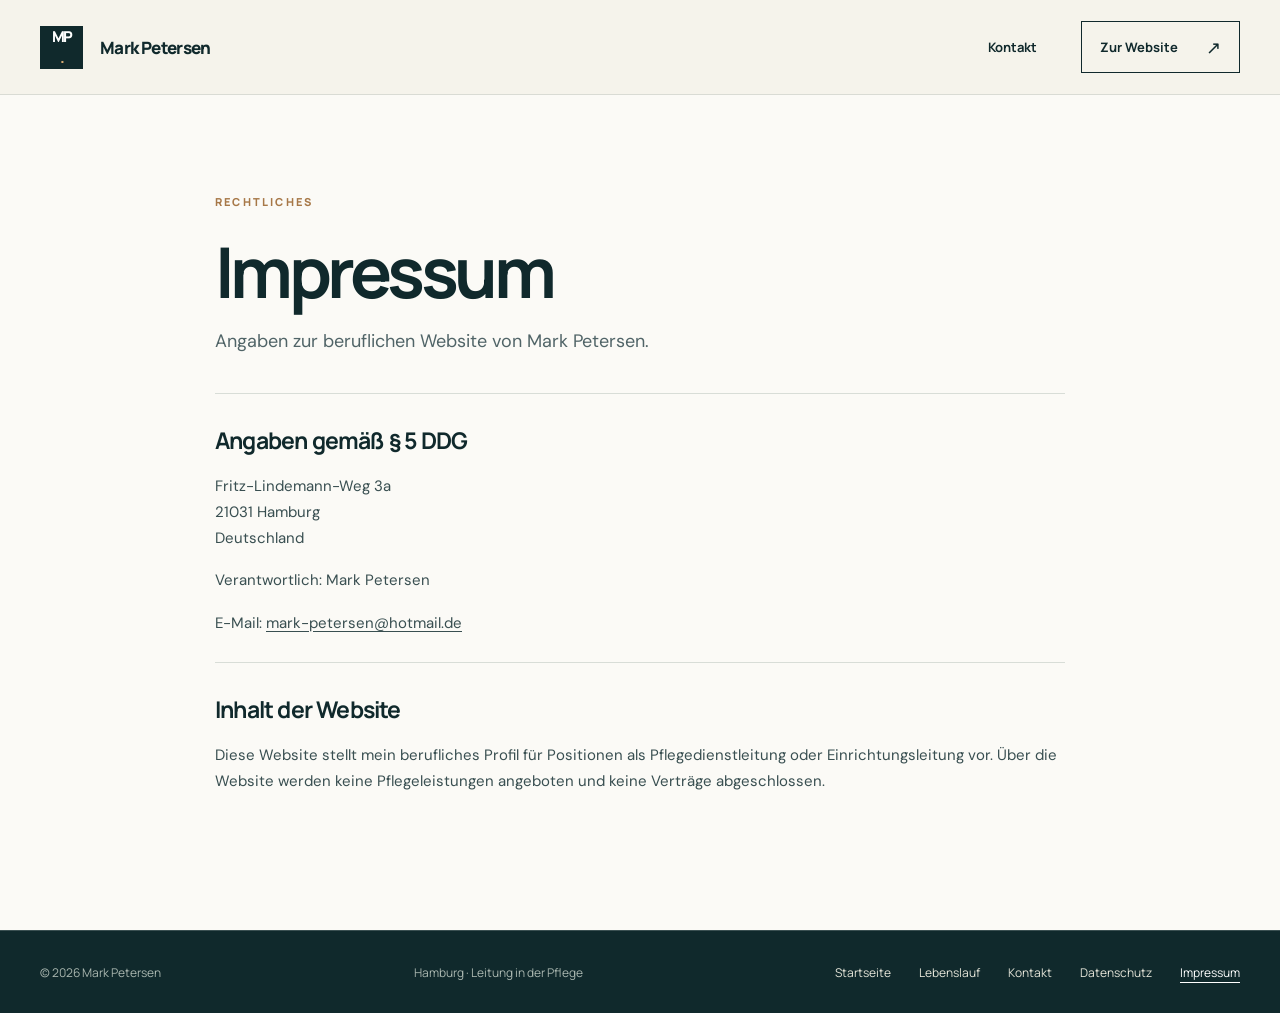
<file: impressum.html>
<!doctype html>
<html lang="de">
<head>
  <meta charset="utf-8">
  <meta name="viewport" content="width=device-width, initial-scale=1">
  <meta name="robots" content="noindex, nofollow">
  <title>Impressum | Mark Petersen</title>
  <link rel="stylesheet" href="./styles.css">

  <link rel="icon" href="favicon.ico" sizes="16x16 32x32 48x48">
  <link rel="icon" href="favicon.svg" type="image/svg+xml" sizes="any">
  <link rel="icon" href="favicon-32.png" type="image/png" sizes="32x32">
  <link rel="apple-touch-icon" href="apple-touch-icon.png" sizes="180x180">
  <link rel="manifest" href="site.webmanifest">
  <meta name="theme-color" content="#10292c">
</head>
<body class="legal-page">
  <a class="skip-link" href="#inhalt">Zum Inhalt springen</a>
  <header class="site-header"><div class="wrap header-inner"><a class="brand" href="./" aria-label="Mark Petersen, zur Startseite"><span class="brand-mark" aria-hidden="true">MP<span class="brand-dot">.</span></span><span class="brand-name">Mark Petersen</span></a><nav aria-label="Hauptnavigation"><a href="./kontakt.html">Kontakt</a><a class="nav-contact" href="./">Zur Website <span aria-hidden="true">↗</span></a></nav></div></header>
  <main id="inhalt" class="legal-main wrap">
    <span class="section-kicker">RECHTLICHES</span>
    <h1>Impressum</h1>
    <p class="legal-intro">Angaben zur beruflichen Website von Mark Petersen.</p>
    <section><h2>Angaben gemäß § 5 DDG</h2><address>Fritz-Lindemann-Weg 3a<br>21031 Hamburg<br>Deutschland</address><p>Verantwortlich: Mark Petersen</p><p>E-Mail: <a href="mailto:mark-petersen@hotmail.de">mark-petersen@hotmail.de</a></p></section>
    <section><h2>Inhalt der Website</h2><p>Diese Website stellt mein berufliches Profil für Positionen als Pflegedienstleitung oder Einrichtungsleitung vor. Über die Website werden keine Pflegeleistungen angeboten und keine Verträge abgeschlossen.</p></section>
  </main>
  <footer class="site-footer"><div class="wrap footer-inner"><span>© 2026 Mark Petersen</span><span>Hamburg · Leitung in der Pflege</span><div class="footer-links"><a href="./">Startseite</a><a href="./lebenslauf.html">Lebenslauf</a><a href="./kontakt.html">Kontakt</a><a href="./datenschutz.html">Datenschutz</a><a href="./impressum.html" aria-current="page">Impressum</a></div></div></footer>
</body>
</html>
</file>
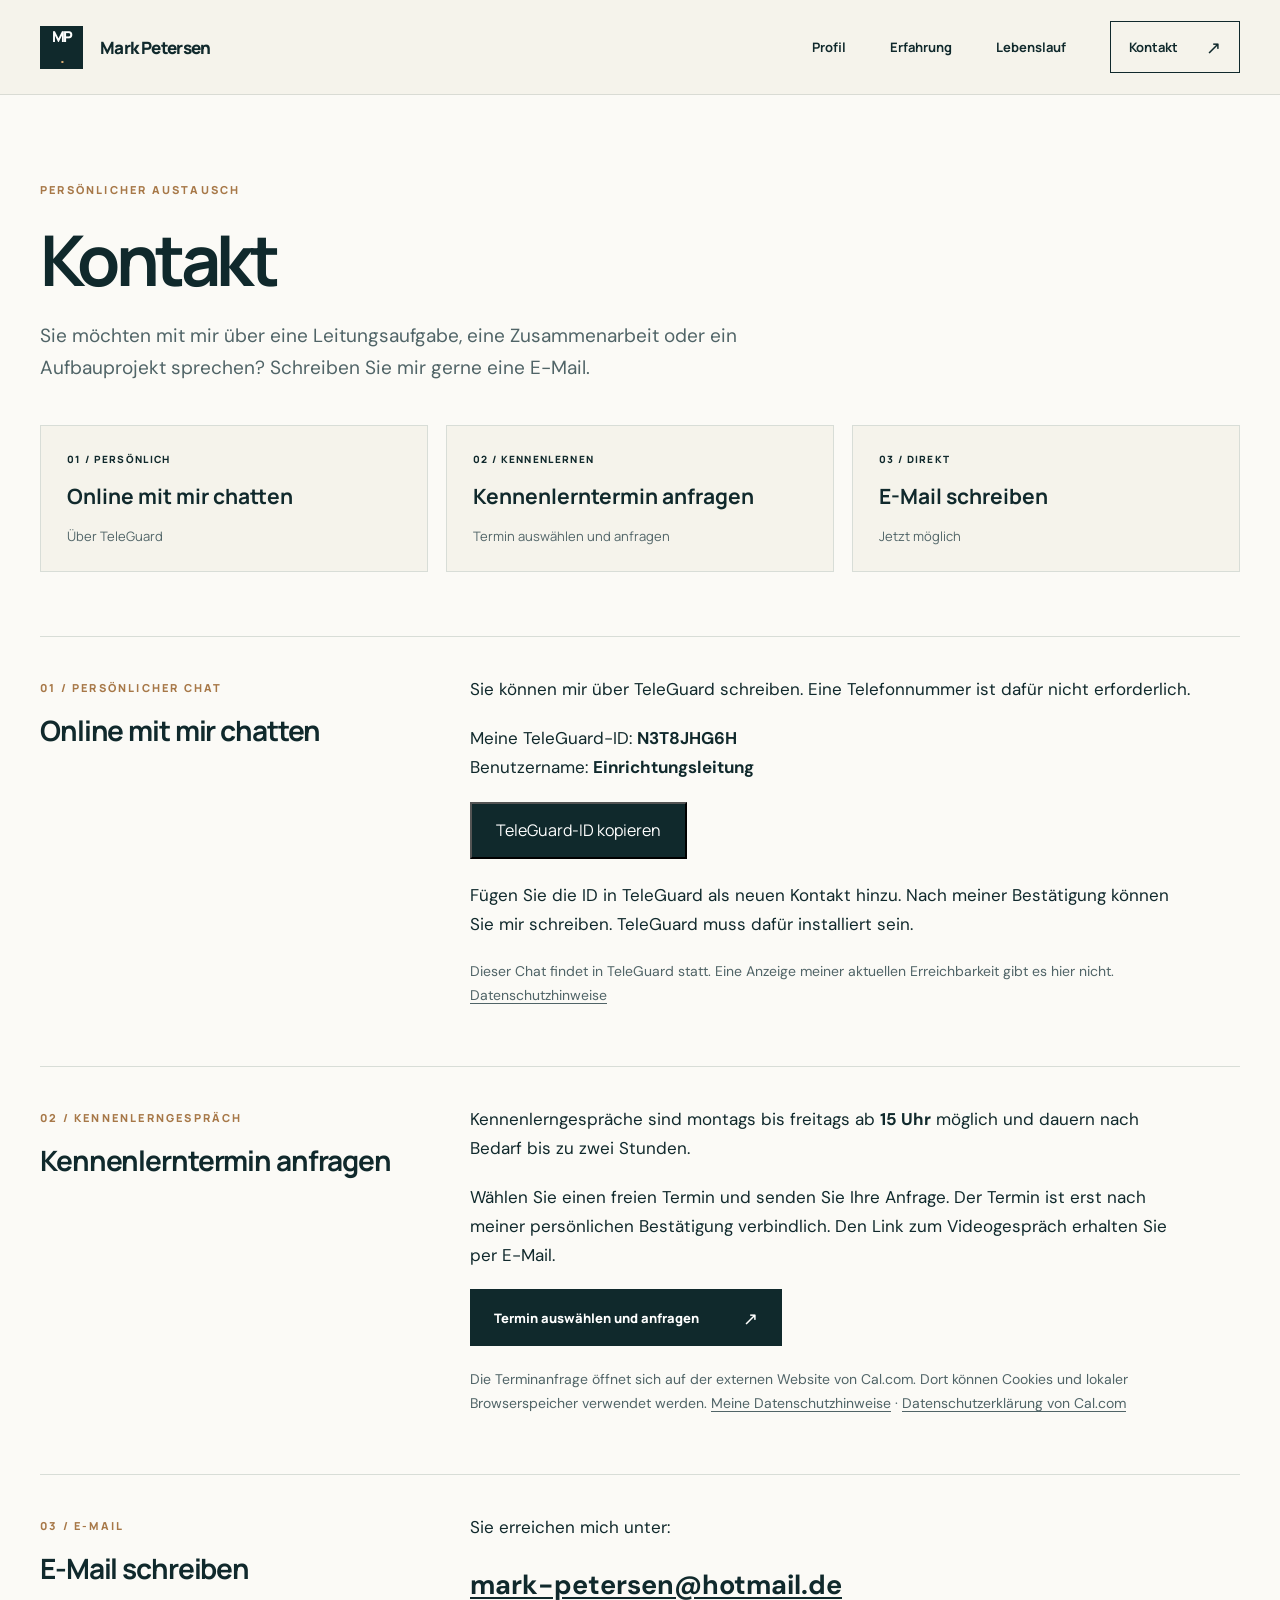
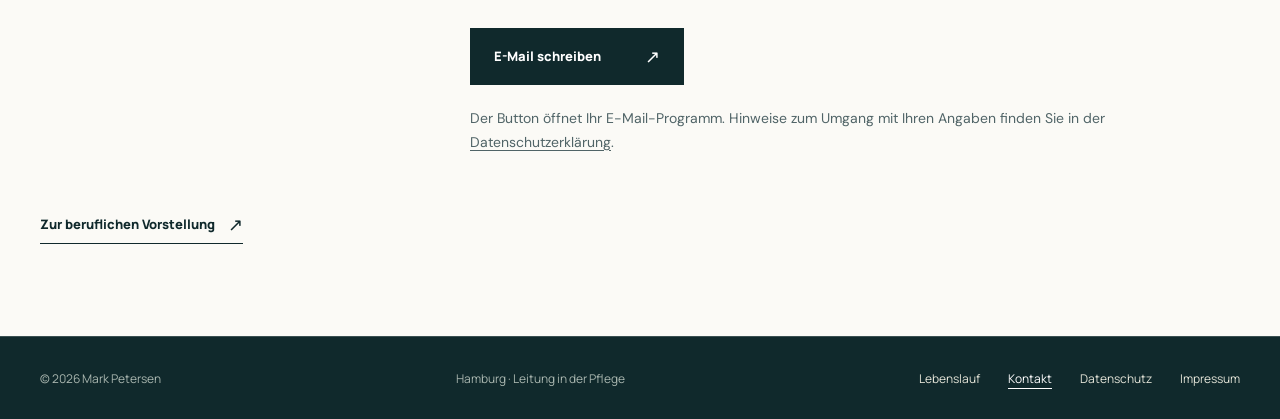
<file: kontakt.html>
<!doctype html>
<html lang="de">
<head>
  <meta charset="utf-8">
  <meta name="viewport" content="width=device-width, initial-scale=1">
  <meta name="theme-color" content="#10292c">
  <meta name="description" content="Kontakt zu Mark Petersen: E-Mail, persönlicher Austausch und Kennenlerngespräche zu Leitungsaufgaben in der Pflege.">
  <link rel="canonical" href="https://markbergedorf.github.io/mark-petersen-pflegeleitung/kontakt.html">
  <title>Kontakt | Mark Petersen</title>
  <link rel="stylesheet" href="./styles.css">
  <style>
    .external-dialog{width:min(560px,calc(100% - 36px));max-height:calc(100dvh - 36px);overflow:auto;border:1px solid var(--line);padding:30px;background:var(--paper);color:var(--ink)}
    .external-dialog::backdrop{background:rgba(16,41,44,.65)}
    .external-dialog h2{margin:0 0 18px;font-size:25px;line-height:1.3}
    .external-dialog p{font-family:'DM Sans',sans-serif;font-size:16px;line-height:1.65}
    .external-dialog p a{text-decoration:underline;text-underline-offset:3px}
    .external-dialog-actions{display:flex;flex-wrap:wrap;gap:12px;margin-top:24px}
    .external-dialog button{font-family:inherit;cursor:pointer;border:1px solid var(--ink);background:transparent;color:var(--ink)}
    .external-dialog a:focus-visible,.external-dialog button:focus-visible{outline:3px solid #bc7b35;outline-offset:4px}
    @media(max-width:640px){.external-dialog{padding:22px}.external-dialog-actions>*{width:100%;gap:18px}}
    #teleguard-copy{font:inherit;cursor:pointer}
    #teleguard-copy[hidden]{display:none}
    #teleguard-copy:focus-visible{outline:3px solid #bc7b35;outline-offset:4px}
  </style>

  <link rel="icon" href="favicon.ico" sizes="16x16 32x32 48x48">
  <link rel="icon" href="favicon.svg" type="image/svg+xml" sizes="any">
  <link rel="icon" href="favicon-32.png" type="image/png" sizes="32x32">
  <link rel="apple-touch-icon" href="apple-touch-icon.png" sizes="180x180">
  <link rel="manifest" href="site.webmanifest">
</head>
<body class="contact-page">
  <a class="skip-link" href="#inhalt">Zum Inhalt springen</a>
  <header class="site-header">
    <div class="wrap header-inner">
      <a class="brand" href="./" aria-label="Mark Petersen, zur Startseite"><span class="brand-mark" aria-hidden="true">MP<span class="brand-dot">.</span></span><span class="brand-name">Mark Petersen</span></a>
      <nav aria-label="Hauptnavigation">
        <a href="./#profil">Profil</a>
        <a href="./#weg">Erfahrung</a>
        <a href="./lebenslauf.html">Lebenslauf</a>
        <a class="nav-contact" href="./kontakt.html" aria-current="page">Kontakt <span aria-hidden="true">↗</span></a>
      </nav>
    </div>
  </header>
  <main id="inhalt" class="wrap contact-main">
    <span class="section-kicker">PERSÖNLICHER AUSTAUSCH</span>
    <h1>Kontakt</h1>
    <p class="contact-intro">Sie möchten mit mir über eine Leitungsaufgabe, eine Zusammenarbeit oder ein Aufbauprojekt sprechen? Schreiben Sie mir gerne eine E-Mail.</p>
    <nav class="contact-options" aria-label="Kontaktmöglichkeiten">
      <a href="#chat"><span>01 / PERSÖNLICH</span><strong>Online mit mir chatten</strong><small>Über TeleGuard</small></a>
      <a href="#termin"><span>02 / KENNENLERNEN</span><strong>Kennenlerntermin anfragen</strong><small>Termin auswählen und anfragen</small></a>
      <a href="#email"><span>03 / DIREKT</span><strong>E-Mail schreiben</strong><small>Jetzt möglich</small></a>
    </nav>
    <section class="contact-section" id="chat" aria-labelledby="chat-title">
      <div><span class="section-kicker">01 / PERSÖNLICHER CHAT</span><h2 id="chat-title">Online mit mir chatten</h2></div>
      <div class="contact-copy">
        <p>Sie können mir über TeleGuard schreiben. Eine Telefonnummer ist dafür nicht erforderlich.</p>
        <p>Meine TeleGuard-ID: <strong id="teleguard-id">N3T8JHG6H</strong><br>Benutzername: <strong>Einrichtungsleitung</strong></p>
        <button class="button button-primary" type="button" id="teleguard-copy" hidden>TeleGuard-ID kopieren</button>
        <p class="contact-small" id="teleguard-copy-status" role="status" aria-live="polite"></p>
        <p>Fügen Sie die ID in TeleGuard als neuen Kontakt hinzu. Nach meiner Bestätigung können Sie mir schreiben. TeleGuard muss dafür installiert sein.</p>
        <p class="contact-small">Dieser Chat findet in TeleGuard statt. Eine Anzeige meiner aktuellen Erreichbarkeit gibt es hier nicht. <a href="./datenschutz.html#teleguard">Datenschutzhinweise</a></p>
      </div>
    </section>
    <section class="contact-section" id="termin" aria-labelledby="termin-title">
      <div><span class="section-kicker">02 / KENNENLERNGESPRÄCH</span><h2 id="termin-title">Kennenlerntermin anfragen</h2></div>
      <div class="contact-copy">
        <p>Kennenlerngespräche sind montags bis freitags ab <strong>15 Uhr</strong> möglich und dauern nach Bedarf bis zu zwei Stunden.</p>
        <p>Wählen Sie einen freien Termin und senden Sie Ihre Anfrage. Der Termin ist erst nach meiner persönlichen Bestätigung verbindlich. Den Link zum Videogespräch erhalten Sie per E-Mail.</p>
        <a id="cal-link" class="button button-primary" href="https://cal.com/mark-petersen/kennenlerngesprach-mit-mark-petersen" target="_blank" rel="noopener noreferrer">Termin auswählen und anfragen <span aria-hidden="true">↗</span></a>
        <p class="contact-small">Die Terminanfrage öffnet sich auf der externen Website von Cal.com. Dort können Cookies und lokaler Browserspeicher verwendet werden. <a href="./datenschutz.html#termine">Meine Datenschutzhinweise</a> · <a href="https://cal.com/privacy" target="_blank" rel="noopener noreferrer">Datenschutzerklärung von Cal.com</a></p>
      </div>
    </section>
    <section class="contact-section" id="email" aria-labelledby="email-title">
      <div><span class="section-kicker">03 / E-MAIL</span><h2 id="email-title">E-Mail schreiben</h2></div>
      <div class="contact-copy">
        <p>Sie erreichen mich unter:</p>
        <p><a class="email-address" href="mailto:mark-petersen@hotmail.de">mark-petersen@hotmail.de</a></p>
        <a class="button button-primary" href="mailto:mark-petersen@hotmail.de?subject=Kontakt%20zur%20Leitungsposition">E-Mail schreiben <span aria-hidden="true">↗</span></a>
        <p class="contact-small">Der Button öffnet Ihr E-Mail-Programm. Hinweise zum Umgang mit Ihren Angaben finden Sie in der <a href="./datenschutz.html">Datenschutzerklärung</a>.</p>
      </div>
    </section>
    <a class="text-link" href="./">Zur beruflichen Vorstellung <span aria-hidden="true">↗</span></a>
  </main>
  <footer class="site-footer"><div class="wrap footer-inner"><span>© <span id="year">2026</span> Mark Petersen</span><span>Hamburg · Leitung in der Pflege</span><div class="footer-links"><a href="./lebenslauf.html">Lebenslauf</a><a href="./kontakt.html" aria-current="page">Kontakt</a><a href="./datenschutz.html">Datenschutz</a><a href="./impressum.html">Impressum</a></div></div></footer>
  <dialog class="external-dialog" id="cal-notice" aria-labelledby="cal-notice-title" aria-describedby="cal-notice-copy">
    <h2 id="cal-notice-title">Sie verlassen diese Website</h2>
    <div id="cal-notice-copy">
      <p>Die Terminauswahl und das Anfrageformular öffnen sich auf der externen Website von Cal.com. Dort können Cookies und Daten im lokalen Browserspeicher verwendet werden. Beim Öffnen werden technische Verbindungsdaten, insbesondere Ihre IP-Adresse, an Cal.com übertragen.</p>
      <p>Dieser Schritt ist keine Einwilligung in einzelne Cookies oder Speicherungen von Cal.com. Ob und welche Einstellungsmöglichkeiten Cal.com für Sie anbietet, entnehmen Sie bitte direkt dem Anbieter. Lesen Sie meine <a href="./datenschutz.html#termine">Datenschutzhinweise zu Cal.com</a> und die <a href="https://cal.com/privacy" target="_blank" rel="noopener noreferrer">Datenschutzerklärung von Cal.com</a>. Alternativ können Sie mir eine <a href="mailto:mark-petersen@hotmail.de">E-Mail schreiben</a>.</p>
    </div>
    <div class="external-dialog-actions">
      <button class="button" type="button" id="cal-cancel" autofocus>Hierbleiben</button>
      <a class="button button-primary" id="cal-continue" href="https://cal.com/mark-petersen/kennenlerngesprach-mit-mark-petersen" target="_blank" rel="noopener noreferrer">Cal.com öffnen <span aria-hidden="true">↗</span></a>
    </div>
  </dialog>
  <script>
    (() => {
      const button = document.getElementById('teleguard-copy');
      if (!navigator.clipboard || !navigator.clipboard.writeText) return;
      button.hidden = false;
      button.addEventListener('click', async () => {
        const status = document.getElementById('teleguard-copy-status');
        try {
          await navigator.clipboard.writeText(document.getElementById('teleguard-id').textContent);
          status.textContent = 'TeleGuard-ID kopiert. Sie können sie jetzt in TeleGuard einfügen.';
        } catch {
          status.textContent = 'Kopieren war nicht möglich. Bitte markieren und kopieren Sie die ID N3T8JHG6H manuell.';
        }
      });
    })();

    (() => {
      const notice = document.getElementById('cal-notice');
      if (typeof notice.showModal !== 'function') return;
      document.getElementById('cal-link').addEventListener('click', (event) => {
        event.preventDefault();
        notice.showModal();
      });
      document.getElementById('cal-cancel').addEventListener('click', () => notice.close());
      document.getElementById('cal-continue').addEventListener('click', () => notice.close());
    })();
  </script>
</body>
</html>
</file>
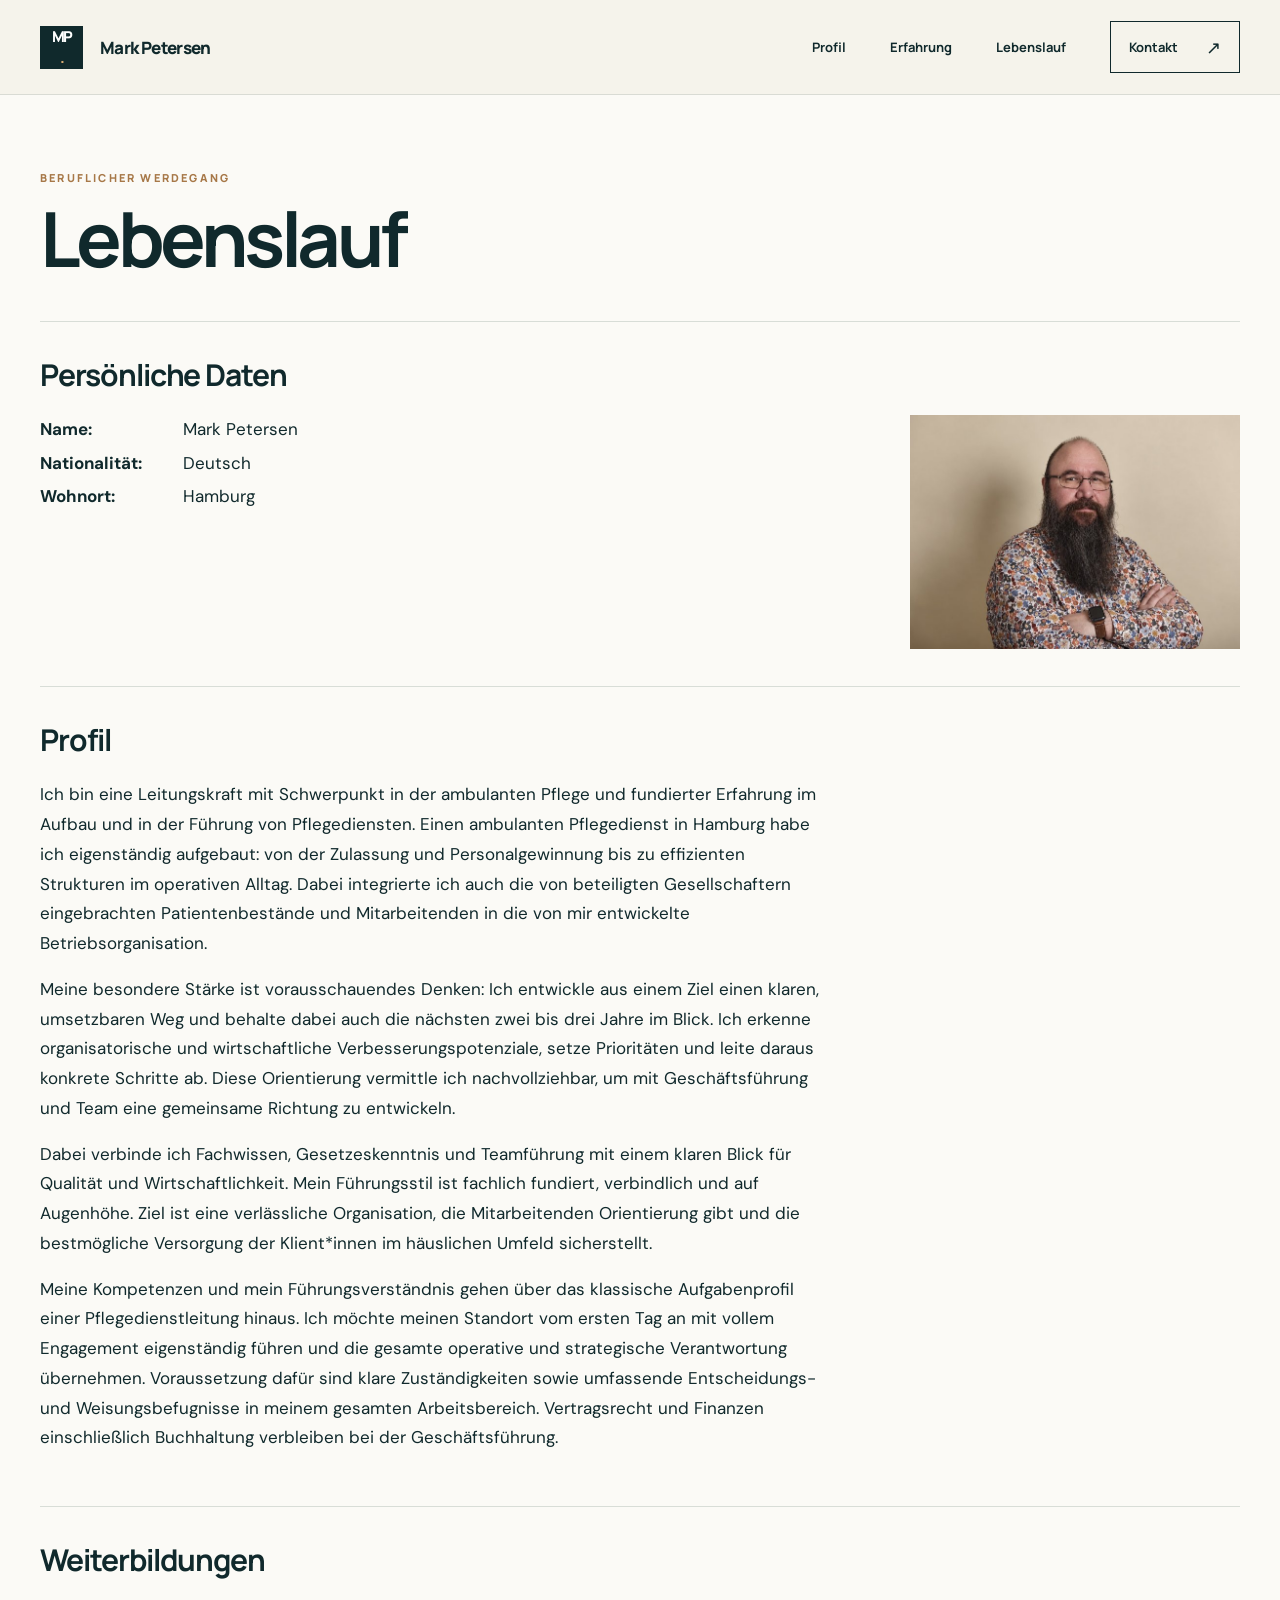
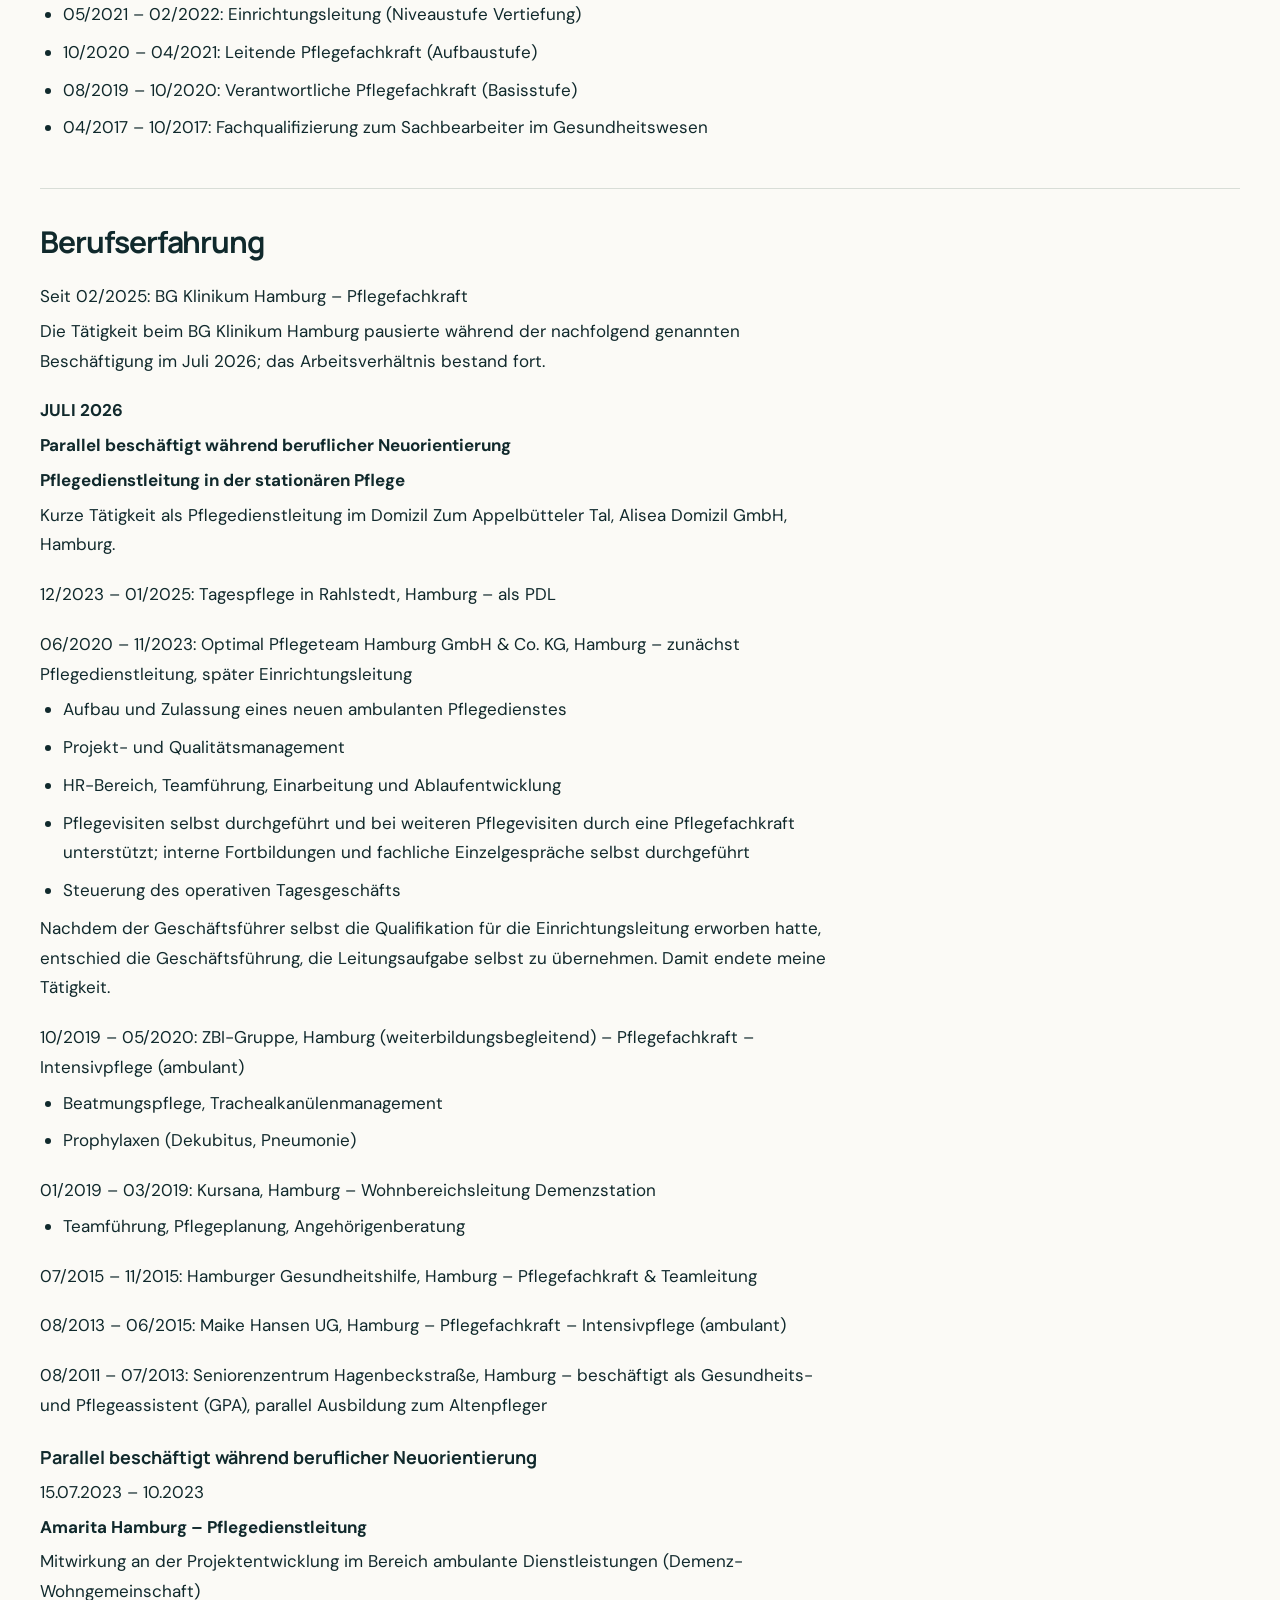
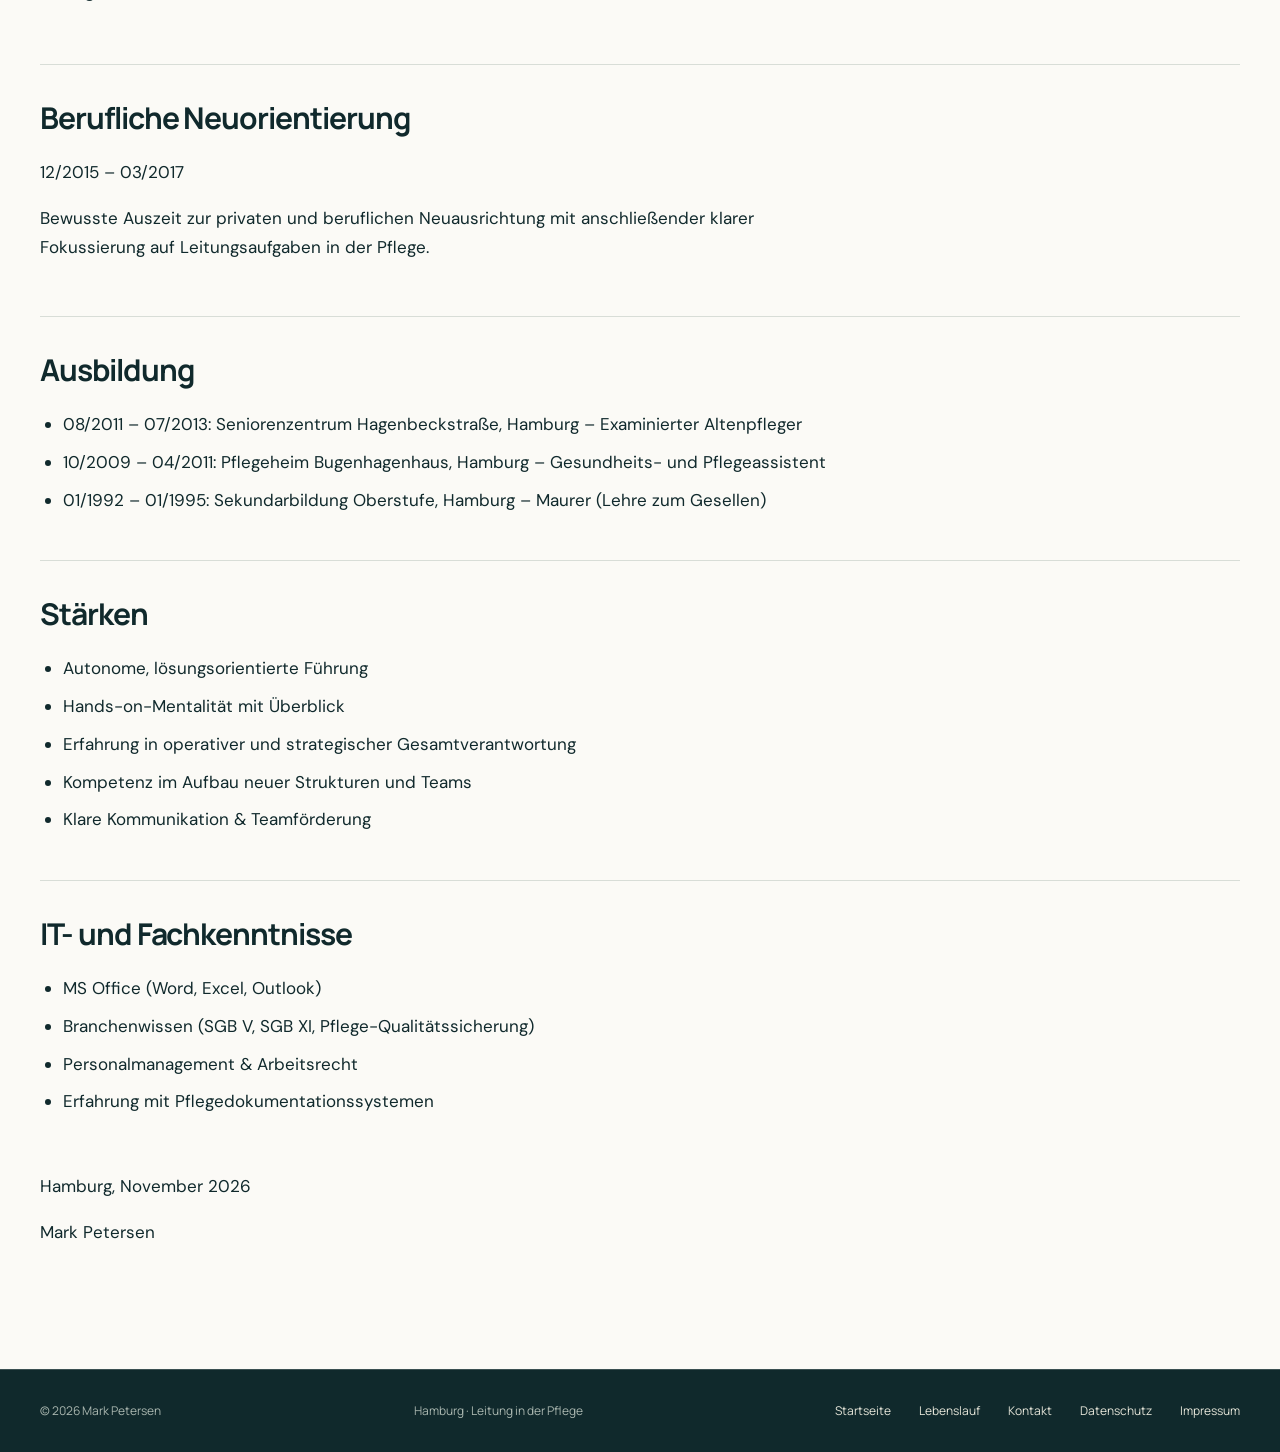
<file: lebenslauf.html>
<!doctype html>
<html lang="de">
<head>
  <meta charset="utf-8">
  <meta name="viewport" content="width=device-width, initial-scale=1">
  <meta name="theme-color" content="#10292c">
  <meta name="description" content="Lebenslauf von Mark Petersen: Profil, Weiterbildungen, Berufserfahrung, Ausbildung und Kenntnisse in der Pflegeleitung.">
  <link rel="canonical" href="https://markbergedorf.github.io/mark-petersen-pflegeleitung/lebenslauf.html">
  <title>Lebenslauf | Mark Petersen</title>
  <link rel="stylesheet" href="./styles.css">
  <link rel="icon" href="favicon.ico" sizes="16x16 32x32 48x48">
  <link rel="icon" href="favicon.svg" type="image/svg+xml" sizes="any">
  <link rel="icon" href="favicon-32.png" type="image/png" sizes="32x32">
  <link rel="apple-touch-icon" href="apple-touch-icon.png" sizes="180x180">
  <link rel="manifest" href="site.webmanifest">
  <style>
    .cv-main{padding:70px 0 105px}
    .cv-main h1{font-size:clamp(44px,6vw,76px);letter-spacing:-.06em;line-height:1.05;margin:12px 0 42px}
    .cv-main section{border-top:1px solid var(--line);padding:32px 0 37px}
    .cv-main h2{font-size:clamp(22px,3vw,30px);letter-spacing:-.035em;margin:0 0 20px}
    .cv-main h3{font-size:18px;line-height:1.45;margin:23px 0 8px}
    .cv-main p,.cv-main li,.cv-main dd,.cv-main dt{font-family:'DM Sans',Arial,sans-serif;font-size:17px;line-height:1.75}
    .cv-main p{margin:0 0 16px;max-width:790px}
    .cv-main ul{margin:0;padding-left:23px;max-width:820px}
    .cv-main li{margin:0 0 8px}
    .cv-intro{display:grid;grid-template-columns:minmax(0,1fr) minmax(220px,330px);align-items:start;gap:42px}
    .cv-intro img{display:block;width:100%;height:auto}
    .cv-data{display:grid;grid-template-columns:125px 1fr;gap:4px 18px;margin:0}
    .cv-data dt{font-weight:700}.cv-data dd{margin:0}
    .cv-entry{margin:0 0 20px;max-width:880px}
    .cv-entry p{margin-bottom:5px}
    .cv-entry ul{margin:6px 0 0}
    .cv-entry .cv-emphasis{font-weight:700}
    .cv-signature{padding-top:10px}
    @media(max-width:680px){.cv-main{padding:48px 0 75px}.cv-intro{grid-template-columns:1fr;gap:22px}.cv-intro img{max-width:300px}.cv-data{grid-template-columns:110px 1fr}.cv-main p,.cv-main li,.cv-main dd,.cv-main dt{font-size:16px}}
  </style>
</head>
<body>
  <a class="skip-link" href="#inhalt">Zum Inhalt springen</a>
  <header class="site-header"><div class="wrap header-inner">
    <a class="brand" href="./" aria-label="Mark Petersen, zur Startseite"><span class="brand-mark" aria-hidden="true">MP<span class="brand-dot">.</span></span><span class="brand-name">Mark Petersen</span></a>
    <nav aria-label="Hauptnavigation"><a href="./#profil">Profil</a><a href="./#weg">Erfahrung</a><a href="./lebenslauf.html" aria-current="page">Lebenslauf</a><a class="nav-contact" href="./kontakt.html">Kontakt <span aria-hidden="true">↗</span></a></nav>
  </div></header>
  <main id="inhalt" class="cv-main wrap">
    <span class="section-kicker">BERUFLICHER WERDEGANG</span>
    <h1>Lebenslauf</h1>
    <section aria-labelledby="persoenlich"><h2 id="persoenlich">Persönliche Daten</h2>
      <div class="cv-intro"><dl class="cv-data"><dt>Name:</dt><dd>Mark Petersen</dd><dt>Nationalität:</dt><dd>Deutsch</dd><dt>Wohnort:</dt><dd>Hamburg</dd></dl><img src="./portrait-lebenslauf.jpg" width="675" height="480" alt="Porträt von Mark Petersen"></div>
    </section>
    <section aria-labelledby="profil"><h2 id="profil">Profil</h2>
      <p>Ich bin eine Leitungskraft mit Schwerpunkt in der ambulanten Pflege und fundierter Erfahrung im Aufbau und in der Führung von Pflegediensten. Einen ambulanten Pflegedienst in Hamburg habe ich eigenständig aufgebaut: von der Zulassung und Personalgewinnung bis zu effizienten Strukturen im operativen Alltag. Dabei integrierte ich auch die von beteiligten Gesellschaftern eingebrachten Patientenbestände und Mitarbeitenden in die von mir entwickelte Betriebsorganisation.</p>
      <p>Meine besondere Stärke ist vorausschauendes Denken: Ich entwickle aus einem Ziel einen klaren, umsetzbaren Weg und behalte dabei auch die nächsten zwei bis drei Jahre im Blick. Ich erkenne organisatorische und wirtschaftliche Verbesserungspotenziale, setze Prioritäten und leite daraus konkrete Schritte ab. Diese Orientierung vermittle ich nachvollziehbar, um mit Geschäftsführung und Team eine gemeinsame Richtung zu entwickeln.</p>
      <p>Dabei verbinde ich Fachwissen, Gesetzeskenntnis und Teamführung mit einem klaren Blick für Qualität und Wirtschaftlichkeit. Mein Führungsstil ist fachlich fundiert, verbindlich und auf Augenhöhe. Ziel ist eine verlässliche Organisation, die Mitarbeitenden Orientierung gibt und die bestmögliche Versorgung der Klient*innen im häuslichen Umfeld sicherstellt.</p>
      <p>Meine Kompetenzen und mein Führungsverständnis gehen über das klassische Aufgabenprofil einer Pflegedienstleitung hinaus. Ich möchte meinen Standort vom ersten Tag an mit vollem Engagement eigenständig führen und die gesamte operative und strategische Verantwortung übernehmen. Voraussetzung dafür sind klare Zuständigkeiten sowie umfassende Entscheidungs- und Weisungsbefugnisse in meinem gesamten Arbeitsbereich. Vertragsrecht und Finanzen einschließlich Buchhaltung verbleiben bei der Geschäftsführung.</p>
    </section>
    <section aria-labelledby="weiterbildungen"><h2 id="weiterbildungen">Weiterbildungen</h2>
      <ul><li>05/2021 – 02/2022: Einrichtungsleitung (Niveaustufe Vertiefung)</li><li>10/2020 – 04/2021: Leitende Pflegefachkraft (Aufbaustufe)</li><li>08/2019 – 10/2020: Verantwortliche Pflegefachkraft (Basisstufe)</li><li>04/2017 – 10/2017: Fachqualifizierung zum Sachbearbeiter im Gesundheitswesen</li></ul>
    </section>
    <section aria-labelledby="berufserfahrung"><h2 id="berufserfahrung">Berufserfahrung</h2>
      <div class="cv-entry"><p>Seit 02/2025: BG Klinikum Hamburg – Pflegefachkraft</p><p>Die Tätigkeit beim BG Klinikum Hamburg pausierte während der nachfolgend genannten Beschäftigung im Juli 2026; das Arbeitsverhältnis bestand fort.</p></div>
      <div class="cv-entry"><p class="cv-emphasis">JULI 2026</p><p class="cv-emphasis">Parallel beschäftigt während beruflicher Neuorientierung</p><p class="cv-emphasis">Pflegedienstleitung in der stationären Pflege</p><p>Kurze Tätigkeit als Pflegedienstleitung im Domizil Zum Appelbütteler Tal, Alisea Domizil GmbH, Hamburg.</p></div>
      <div class="cv-entry"><p>12/2023 – 01/2025: Tagespflege in Rahlstedt, Hamburg – als PDL</p></div>
      <div class="cv-entry"><p>06/2020 – 11/2023: Optimal Pflegeteam Hamburg GmbH &amp; Co. KG, Hamburg – zunächst Pflegedienstleitung, später Einrichtungsleitung</p><ul><li>Aufbau und Zulassung eines neuen ambulanten Pflegedienstes</li><li>Projekt- und Qualitätsmanagement</li><li>HR-Bereich, Teamführung, Einarbeitung und Ablaufentwicklung</li><li>Pflegevisiten selbst durchgeführt und bei weiteren Pflegevisiten durch eine Pflegefachkraft unterstützt; interne Fortbildungen und fachliche Einzelgespräche selbst durchgeführt</li><li>Steuerung des operativen Tagesgeschäfts</li></ul><p>Nachdem der Geschäftsführer selbst die Qualifikation für die Einrichtungsleitung erworben hatte, entschied die Geschäftsführung, die Leitungsaufgabe selbst zu übernehmen. Damit endete meine Tätigkeit.</p></div>
      <div class="cv-entry"><p>10/2019 – 05/2020: ZBI-Gruppe, Hamburg (weiterbildungsbegleitend) – Pflegefachkraft – Intensivpflege (ambulant)</p><ul><li>Beatmungspflege, Trachealkanülenmanagement</li><li>Prophylaxen (Dekubitus, Pneumonie)</li></ul></div>
      <div class="cv-entry"><p>01/2019 – 03/2019: Kursana, Hamburg – Wohnbereichsleitung Demenzstation</p><ul><li>Teamführung, Pflegeplanung, Angehörigenberatung</li></ul></div>
      <div class="cv-entry"><p>07/2015 – 11/2015: Hamburger Gesundheitshilfe, Hamburg – Pflegefachkraft &amp; Teamleitung</p></div>
      <div class="cv-entry"><p>08/2013 – 06/2015: Maike Hansen UG, Hamburg – Pflegefachkraft – Intensivpflege (ambulant)</p></div>
      <div class="cv-entry"><p>08/2011 – 07/2013: Seniorenzentrum Hagenbeckstraße, Hamburg – beschäftigt als Gesundheits- und Pflegeassistent (GPA), parallel Ausbildung zum Altenpfleger</p></div>
      <div class="cv-entry"><h3>Parallel beschäftigt während beruflicher Neuorientierung</h3><p>15.07.2023 – 10.2023</p><p class="cv-emphasis">Amarita Hamburg – Pflegedienstleitung</p><p>Mitwirkung an der Projektentwicklung im Bereich ambulante Dienstleistungen (Demenz-Wohngemeinschaft)</p></div>
    </section>
    <section aria-labelledby="neuorientierung"><h2 id="neuorientierung">Berufliche Neuorientierung</h2><p>12/2015 – 03/2017</p><p>Bewusste Auszeit zur privaten und beruflichen Neuausrichtung mit anschließender klarer Fokussierung auf Leitungsaufgaben in der Pflege.</p></section>
    <section aria-labelledby="ausbildung"><h2 id="ausbildung">Ausbildung</h2><ul>
      <li>08/2011 – 07/2013: Seniorenzentrum Hagenbeckstraße, Hamburg – Examinierter Altenpfleger</li>
      <li>10/2009 – 04/2011: Pflegeheim Bugenhagenhaus, Hamburg – Gesundheits- und Pflegeassistent</li>
      <li>01/1992 – 01/1995: Sekundarbildung Oberstufe, Hamburg – Maurer (Lehre zum Gesellen)</li>
    </ul></section>
    <section aria-labelledby="staerken"><h2 id="staerken">Stärken</h2><ul>
      <li>Autonome, lösungsorientierte Führung</li><li>Hands-on-Mentalität mit Überblick</li><li>Erfahrung in operativer und strategischer Gesamtverantwortung</li><li>Kompetenz im Aufbau neuer Strukturen und Teams</li><li>Klare Kommunikation &amp; Teamförderung</li>
    </ul></section>
    <section aria-labelledby="kenntnisse"><h2 id="kenntnisse">IT- und Fachkenntnisse</h2><ul>
      <li>MS Office (Word, Excel, Outlook)</li><li>Branchenwissen (SGB V, SGB XI, Pflege-Qualitätssicherung)</li><li>Personalmanagement &amp; Arbeitsrecht</li><li>Erfahrung mit Pflegedokumentationssystemen</li>
    </ul></section>
    <div class="cv-signature"><p>Hamburg, November 2026</p><p>Mark Petersen</p></div>
  </main>
  <footer class="site-footer"><div class="wrap footer-inner"><span>© <span id="year">2026</span> Mark Petersen</span><span>Hamburg · Leitung in der Pflege</span><div class="footer-links"><a href="./">Startseite</a><a href="./lebenslauf.html">Lebenslauf</a><a href="./kontakt.html">Kontakt</a><a href="./datenschutz.html">Datenschutz</a><a href="./impressum.html">Impressum</a></div></div></footer>
  <script>document.getElementById('year').textContent = new Date().getFullYear();</script>
</body>
</html>
</file>
<file: styles.css>
:root{--ink:#10292c;--muted:#506467;--cream:#f5f3eb;--paper:#fbfaf6;--line:#d8ddd7;--accent:#d7ab72;--dark:#10292c;--font:'Manrope',Arial,sans-serif}*{box-sizing:border-box}html{scroll-behavior:smooth}body{margin:0;background:var(--paper);color:var(--ink);font-family:var(--font);-webkit-font-smoothing:antialiased}a{color:inherit;text-decoration:none}button,a{ -webkit-tap-highlight-color:transparent}a:focus-visible{outline:3px solid #bc7b35;outline-offset:4px}.wrap{width:min(100% - 80px,1240px);margin-inline:auto}.skip-link{position:absolute;left:12px;top:-60px;background:#fff;padding:12px;z-index:20}.skip-link:focus{top:12px}.site-header{position:relative;z-index:5;background:var(--cream);border-bottom:1px solid rgba(16,41,44,.12)}.header-inner{height:94px;display:flex;align-items:center;justify-content:space-between}.brand{display:flex;align-items:center;gap:17px;font-weight:800;letter-spacing:-.04em}.brand-mark{display:grid;place-items:center;width:43px;height:43px;background:var(--ink);color:white;font-size:15px;letter-spacing:-.1em}.brand-dot{color:var(--accent)}.brand-name{font-size:17px}.site-header nav{display:flex;align-items:center;gap:44px;font-size:13px;font-weight:700}.site-header nav>a:hover,.text-link:hover,.site-footer a:hover{color:#a46b37}.nav-contact{display:flex;align-items:center;gap:28px;padding:13px 18px;border:1px solid var(--ink)}.nav-contact span{font-size:18px;font-weight:400}.hero{background:var(--cream);overflow:hidden}.hero-grid{min-height:650px;display:grid;grid-template-columns:1.14fr .86fr;align-items:center;gap:60px;padding-top:50px;padding-bottom:46px}.hero-copy{padding:20px 0 44px}.eyebrow,.section-kicker{font-size:11px;letter-spacing:.2em;font-weight:800}.eyebrow{display:flex;align-items:center;gap:13px;color:#7b6a4f}.eyebrow-line{height:1px;width:36px;background:#b5834b}.hero h1{font-size:clamp(44px,5.2vw,78px);line-height:1.09;letter-spacing:-.068em;font-weight:700;margin:30px 0 28px}.hero h1 em{font-family:Georgia,serif;font-weight:400;letter-spacing:-.058em;color:#82694d}.hero-lead{font-family:'DM Sans',sans-serif;font-size:18px;line-height:1.72;max-width:620px;color:#4b6062;margin:0}.hero-actions{display:flex;align-items:center;gap:37px;margin-top:42px}.button{min-height:57px;padding:0 24px;display:inline-flex;align-items:center;justify-content:center;gap:44px;font-size:13px;font-weight:800;transition:transform .2s,background .2s}.button:hover{transform:translateY(-3px)}.button span{font-size:18px;font-weight:400}.button-primary{background:var(--ink);color:#fff}.button-primary:hover{background:#275052}.text-link{display:inline-flex;align-items:center;gap:13px;font-weight:800;font-size:13px;border-bottom:1px solid currentColor;padding-bottom:7px}.text-link span{font-size:18px;font-weight:400}.hero-visual{position:relative;height:530px;overflow:hidden;background:#18383b;isolation:isolate}.hero-visual:before{content:'';position:absolute;inset:0;background:radial-gradient(circle at 74% 20%,#38585a 0,transparent 47%),linear-gradient(145deg,transparent 30%,#0c272a 100%);z-index:-1}.hero-visual:after{content:'';position:absolute;width:280px;height:280px;right:-70px;top:-100px;border:1px solid rgba(230,214,184,.28);transform:rotate(32deg)}.visual-arc{position:absolute;border:1px solid rgba(223,201,160,.35);border-radius:50%;width:510px;height:510px;left:50%;top:50%;transform:translate(-50%,-50%)}.arc-two{width:390px;height:390px;border-color:rgba(223,201,160,.13)}.visual-line{position:absolute;width:1px;height:700px;background:rgba(223,201,160,.18);left:50%;top:-80px;transform:rotate(37deg)}.line-two{transform:rotate(-37deg)}.visual-monogram{position:absolute;inset:0;display:grid;place-items:center;color:#ebe4d7;font-family:Georgia,serif;font-size:clamp(92px,11vw,170px);letter-spacing:-.11em;font-weight:400;text-shadow:0 12px 30px rgba(0,0,0,.12)}.visual-monogram span{color:#c89961}.visual-label{position:absolute;bottom:28px;left:30px;right:30px;display:flex;justify-content:space-between;color:#d5d8cd;font-size:9px;font-weight:700;letter-spacing:.22em}.hero-foot{height:70px;display:flex;align-items:center;gap:24px;color:#718082;font-size:10px;font-weight:800;letter-spacing:.16em;border-top:1px solid #d7ded8}.hero-foot-rule{height:1px;flex:1;background:#d7ded8}.section{padding:112px 0}.profile{background:var(--paper)}.section-heading{display:flex;justify-content:space-between;align-items:end;gap:70px;margin-bottom:53px}.section-kicker{color:#a77848}.section h2{font-size:clamp(37px,4vw,57px);line-height:1.17;letter-spacing:-.06em;margin:21px 0 0;font-weight:700}.section h2 span{font-family:Georgia,serif;font-weight:400;color:#7c8581;font-style:italic}.section-heading>p{max-width:340px;color:var(--muted);font-family:'DM Sans',sans-serif;line-height:1.7;font-size:16px;margin:0 0 4px}.strengths{display:grid;grid-template-columns:repeat(3,1fr);border-top:1px solid var(--line);border-bottom:1px solid var(--line)}.strength{position:relative;min-height:270px;padding:27px 36px 34px 0}.strength+.strength{border-left:1px solid var(--line);padding-left:36px}.strength-number{font-size:11px;color:#9a8370;font-weight:800;letter-spacing:.14em}.strength-icon{font-family:Georgia,serif;font-size:37px;line-height:1;color:#a78058;margin:28px 0 19px}.strength h3{font-size:19px;letter-spacing:-.04em;margin:0 0 12px}.strength p{font-family:'DM Sans',sans-serif;line-height:1.65;font-size:14px;color:var(--muted);max-width:300px;margin:0}.path{background:#e9eee9;padding-bottom:0}.path-grid{display:grid;grid-template-columns:.85fr 1.15fr;gap:12%;padding-bottom:115px}.path-intro>p{max-width:385px;font-family:'DM Sans',sans-serif;color:var(--muted);line-height:1.7;font-size:16px;margin:27px 0 35px}.timeline{border-top:1px solid #bfcac2}.timeline-item{display:grid;grid-template-columns:125px 1fr;gap:27px;padding:29px 0;border-bottom:1px solid #bfcac2}.timeline-year{font-size:11px;letter-spacing:.11em;font-weight:800;color:#9b7145;padding-top:6px}.timeline h3{margin:0 0 8px;font-size:19px;letter-spacing:-.04em}.timeline p{margin:0;font-family:'DM Sans',sans-serif;color:var(--muted);font-size:14px;line-height:1.6}.contact-band{position:relative;background:var(--dark);color:#fff;padding:48px 58px;display:flex;align-items:center;justify-content:space-between;gap:30px;transform:translateY(1px)}.contact-band h2{font-size:clamp(29px,3.1vw,43px);margin:15px 0 0}.contact-band .section-kicker{color:#d8ac77}.button-light{background:#eee9dd;color:var(--ink);white-space:nowrap}.button-light:hover{background:#fff}.site-footer{background:var(--dark);color:#a9b6af;border-top:1px solid rgba(255,255,255,.18)}.footer-inner{min-height:82px;display:flex;justify-content:space-between;align-items:center;gap:25px;font-size:12px}.site-footer a{color:#e5e5d9}@media(max-width:900px){.wrap{width:min(100% - 48px,720px)}.hero-grid{grid-template-columns:1fr;gap:0;padding-top:45px}.hero-copy{padding-bottom:45px}.hero-visual{height:360px}.hero h1{font-size:clamp(45px,7vw,66px)}.section-heading{align-items:start}.path-grid{gap:45px;grid-template-columns:1fr}.path-grid{padding-bottom:75px}.path-intro>p{max-width:650px}.section{padding-top:85px}.contact-band{padding:40px}}@media(max-width:640px){.wrap{width:min(100% - 36px,520px)}.header-inner{height:70px}.brand{gap:10px}.brand-mark{width:37px;height:37px;font-size:13px}.brand-name{font-size:14px}.site-header nav{gap:12px}.site-header nav>a:not(.nav-contact){display:none}.nav-contact{padding:9px 11px;gap:9px;font-size:11px}.nav-contact span{font-size:15px}.hero-grid{min-height:0;padding-top:47px}.hero-copy{padding:0 0 45px}.hero h1{font-size:clamp(42px,10vw,60px);margin:25px 0}.hero-lead{font-size:16px;line-height:1.65}.hero-actions{gap:25px;align-items:flex-start;flex-direction:column;margin-top:32px}.hero-visual{height:280px}.visual-monogram{font-size:100px}.visual-arc{width:330px;height:330px}.arc-two{width:240px;height:240px}.visual-label{font-size:8px;left:20px;right:20px;bottom:20px}.hero-foot{height:55px;font-size:8px;letter-spacing:.08em}.section{padding-top:72px}.section h2{font-size:clamp(34px,9vw,48px)}.section-heading{display:block;margin-bottom:35px}.section-heading>p{margin-top:24px}.strengths{grid-template-columns:1fr}.strength,.strength+.strength{min-height:0;padding:26px 0 29px;border-left:0}.strength+.strength{border-top:1px solid var(--line)}.strength-icon{margin:15px 0}.path-grid{gap:40px;padding-bottom:70px}.timeline-item{grid-template-columns:1fr;gap:8px;padding:24px 0}.timeline-year{padding:0}.contact-band{padding:36px 24px;display:block}.contact-band h2{font-size:32px}.contact-band .button{margin-top:28px;width:100%;justify-content:space-between}.footer-inner{min-height:100px;flex-wrap:wrap;justify-content:space-between;gap:6px 22px;padding:22px 0}.footer-inner span:nth-child(2){order:3;width:100%}}@media(prefers-reduced-motion:reduce){html{scroll-behavior:auto}.button{transition:none}}
:root{--credential-text:#f0ebdf}
.hero-grid{grid-template-columns:1.08fr .92fr;gap:50px}
.hero h1{font-size:clamp(39px,4.5vw,68px);line-height:1.1}
.hero h1 em{font-size:.91em}
.hero-or{font-size:.75em;letter-spacing:-.04em;font-weight:500;color:#6b7a79}
.hero-visual{height:500px;display:flex;flex-direction:column;justify-content:space-between;padding:30px}
.visual-top,.visual-label{position:relative;z-index:2;display:flex;justify-content:space-between;gap:15px;color:#d7d8cc;font-size:9px;font-weight:800;letter-spacing:.14em}
.visual-label{inset:auto;padding-top:19px;border-top:1px solid rgba(232,224,206,.25)}
.credential-copy{position:relative;z-index:2;max-width:440px}
.credential-mark{display:block;color:var(--accent);font-family:Georgia,serif;font-size:42px;line-height:1;margin-bottom:19px}
.credential-label{font-size:10px;color:#d7ad78;font-weight:800;letter-spacing:.2em}
.credential-copy h2{color:var(--credential-text);font-family:Georgia,serif;font-size:clamp(30px,3.1vw,44px);font-weight:400;line-height:1.14;letter-spacing:-.045em;margin:13px 0 24px}
.credential-copy p{color:#d1d9d1;font-family:'DM Sans',sans-serif;font-size:14px;line-height:1.5;margin:0}
.credential-copy strong{color:#f5e9d6;font-weight:700}
.strength{min-height:300px}
.contact-address{display:inline-block;color:#f0e3ce;font-family:'DM Sans',sans-serif;font-size:16px;line-height:1.5;margin-top:18px;border-bottom:1px solid rgba(240,227,206,.55);overflow-wrap:anywhere}
.contact-address:hover{color:#fff}
@media(max-width:900px){.hero-grid{grid-template-columns:1fr;gap:0}.hero-visual{height:390px}.credential-copy{max-width:600px}.credential-copy h2{font-size:clamp(31px,5vw,42px)}}
@media(max-width:640px){.hero h1{font-size:clamp(25px,7.8vw,43px)}.hero-visual{height:330px;padding:22px}.visual-top,.visual-label{font-size:8px;letter-spacing:.08em}.visual-top span:last-child{white-space:nowrap}.credential-mark{font-size:31px;margin-bottom:10px}.credential-copy h2{font-size:clamp(27px,7.2vw,33px);margin:8px 0 16px}.credential-copy p{font-size:12px}.strength{min-height:0}.contact-address{font-size:14px}}
@font-face{font-family:'Manrope';font-style:normal;font-weight:400 800;font-display:swap;src:url('./fonts/manrope-latin.woff2') format('woff2')}
@font-face{font-family:'DM Sans';font-style:normal;font-weight:400 700;font-display:swap;src:url('./fonts/dm-sans-latin.woff2') format('woff2')}
.footer-links{display:flex;align-items:center;gap:28px}
.footer-links a[aria-current="page"]{color:#fff;text-decoration:underline;text-underline-offset:5px}
.legal-page{background:var(--paper)}
.legal-main{width:min(100% - 80px,850px);padding:94px 0 110px}
.legal-main h1{font-size:clamp(42px,6vw,70px);line-height:1.1;letter-spacing:-.065em;margin:22px 0 17px}
.legal-intro{font-family:'DM Sans',sans-serif;font-size:18px;line-height:1.65;color:var(--muted);max-width:750px;margin:0 0 36px}
.legal-note{border-left:4px solid #ac7540;background:#eee9dc;padding:19px 24px;font-family:'DM Sans',sans-serif;font-size:14px;line-height:1.65;color:#3d4e4e;margin-bottom:43px}
.legal-note strong{color:var(--ink)}
.legal-main section{border-top:1px solid var(--line);padding:30px 0 26px}
.legal-main section h2{font-size:23px;letter-spacing:-.035em;margin:0 0 17px}
.legal-main section p,.legal-main address{font-family:'DM Sans',sans-serif;color:#394f51;font-size:15px;line-height:1.75;margin:0 0 16px}
.legal-main address{font-style:normal}
.legal-main section p:last-child{margin-bottom:0}
.legal-main section a{text-decoration:underline;text-underline-offset:3px}
.legal-main code{font-size:.95em;background:#e8ece7;padding:2px 5px}
@media(max-width:640px){.footer-links{width:100%;order:2;flex-wrap:wrap;gap:15px 22px}.legal-main{width:min(100% - 36px,520px);padding:65px 0 80px}.legal-main h1{font-size:43px}.legal-intro{font-size:16px}.legal-note{padding:16px 18px}.legal-main section h2{font-size:20px}}
.leadership-note{display:grid;grid-template-columns:1fr 2fr;gap:32px;align-items:start;border-bottom:1px solid var(--line);padding:35px 0 0}
.leadership-note .section-kicker{padding-top:7px}
.leadership-note p{font-family:'DM Sans',sans-serif;font-size:17px;line-height:1.7;color:var(--ink);max-width:720px;margin:0 0 20px}
@media(max-width:640px){.leadership-note{grid-template-columns:1fr;gap:10px;padding-top:28px}.leadership-note p{font-size:16px;margin-bottom:28px}}

.leadership-note .leadership-copy p:last-child{margin-bottom:38px}
@media(max-width:640px){.leadership-note .leadership-copy p:last-child{margin-bottom:28px}}
.legal-main ul{margin:0 0 16px;padding-left:24px;font-family:'DM Sans',sans-serif;color:#394f51;font-size:15px;line-height:1.75}
.legal-main li{padding-left:3px;margin:0 0 4px}

/* Ergänzende Textgliederung innerhalb der bestehenden Gestaltung. */
.leadership-copy h3 { margin: 0 0 18px; font-size: 24px; line-height: 1.3; letter-spacing: -.035em; }
.qualification-summary { margin: 30px 0; }
.qualification-summary h3 { margin: 0 0 12px; font-size: 20px; line-height: 1.35; }
.qualification-summary p { margin-bottom: 16px; }
@media (max-width: 640px) { .leadership-copy h3 { font-size: 21px; } }

/* Kontaktseite: bestehende Farben, Schriften und Abstände. */
.contact-main{padding:82px 0 92px}
.contact-main h1{font-size:clamp(43px,6vw,70px);line-height:1.1;letter-spacing:-.065em;margin:22px 0}
.contact-intro{max-width:740px;font-family:'DM Sans',sans-serif;font-size:19px;line-height:1.7;color:var(--muted)}
.contact-options{display:grid;grid-template-columns:repeat(3,minmax(0,1fr));gap:18px;margin:40px 0 64px}
.contact-options a{padding:26px;background:var(--cream);border:1px solid var(--line);display:flex;flex-direction:column;gap:16px}
.contact-options a:hover{border-color:var(--ink)}
.contact-options span{font-size:10px;font-weight:800;letter-spacing:.13em}
.contact-options strong{font-size:21px;line-height:1.4}
.contact-options small{font-size:13px;color:var(--muted)}
.contact-section{display:grid;grid-template-columns:1fr 2fr;gap:45px;padding:38px 0;border-top:1px solid var(--line)}
.contact-section h2{font-size:28px;line-height:1.3;letter-spacing:-.04em;margin:15px 0}
.contact-copy p{font-family:'DM Sans',sans-serif;font-size:17px;line-height:1.7;margin:0 0 20px;max-width:720px}
.contact-copy p a{text-decoration:underline;text-underline-offset:3px}
.contact-copy .email-address{font-size:clamp(18px,2.3vw,27px);font-weight:700;overflow-wrap:anywhere}
.contact-copy .contact-small{font-size:14px;margin-top:22px;color:var(--muted)}
.request-preview{margin-top:30px;border:1px solid var(--line);padding:20px}
.request-preview summary{cursor:pointer;font-weight:700;line-height:1.5}
.request-preview p{font-size:14px;margin:18px 0}
.request-preview fieldset{border:0;padding:0;margin:0;min-width:0}
.request-preview legend{font-size:18px;font-weight:800;margin-bottom:20px}
.request-preview label{display:block;font-size:14px;font-weight:700;margin-bottom:20px}
.request-preview label span{font-weight:400;color:var(--muted)}
.request-preview .field-help{display:block;line-height:1.55;margin-top:7px}
.request-preview input,.request-preview textarea{display:block;width:100%;min-height:46px;background:#eeeae2;border:1px solid var(--line);border-radius:0;padding:12px;font:inherit;color:var(--muted);margin-top:8px;opacity:1}
.field-grid{display:grid;grid-template-columns:1fr 1fr;gap:0 18px}
.request-preview button:disabled{opacity:.55;cursor:not-allowed;transform:none}
@media(max-width:900px){.contact-options{grid-template-columns:1fr;gap:12px}.contact-options a{gap:10px}.contact-section{gap:25px}}
@media(max-width:640px){.contact-main{padding:55px 0 65px}.contact-intro{font-size:17px}.contact-options{margin:30px 0 40px}.contact-section{grid-template-columns:1fr;gap:12px;padding:28px 0}.contact-section h2{font-size:25px}.contact-copy p{font-size:16px}.field-grid{grid-template-columns:1fr}.request-preview{padding:16px}.contact-main .button{max-width:100%;gap:18px}}
</file>
